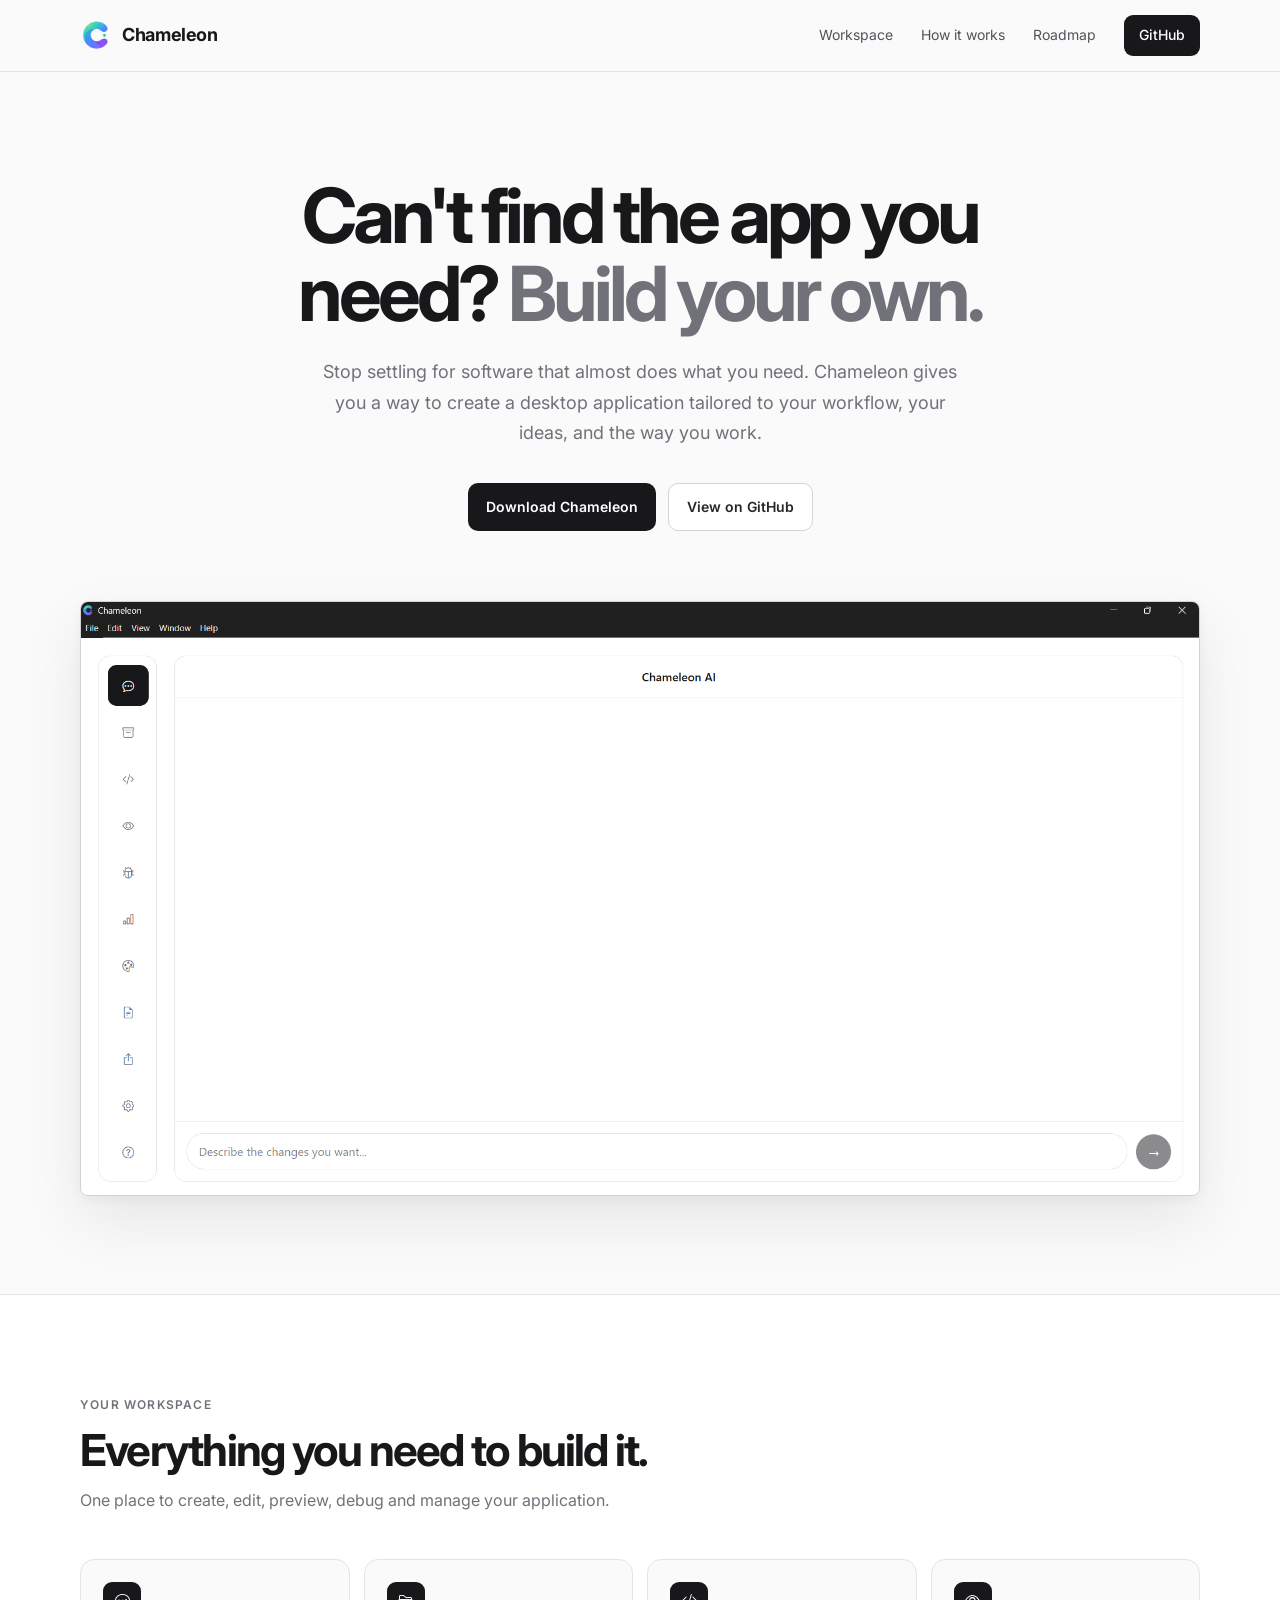
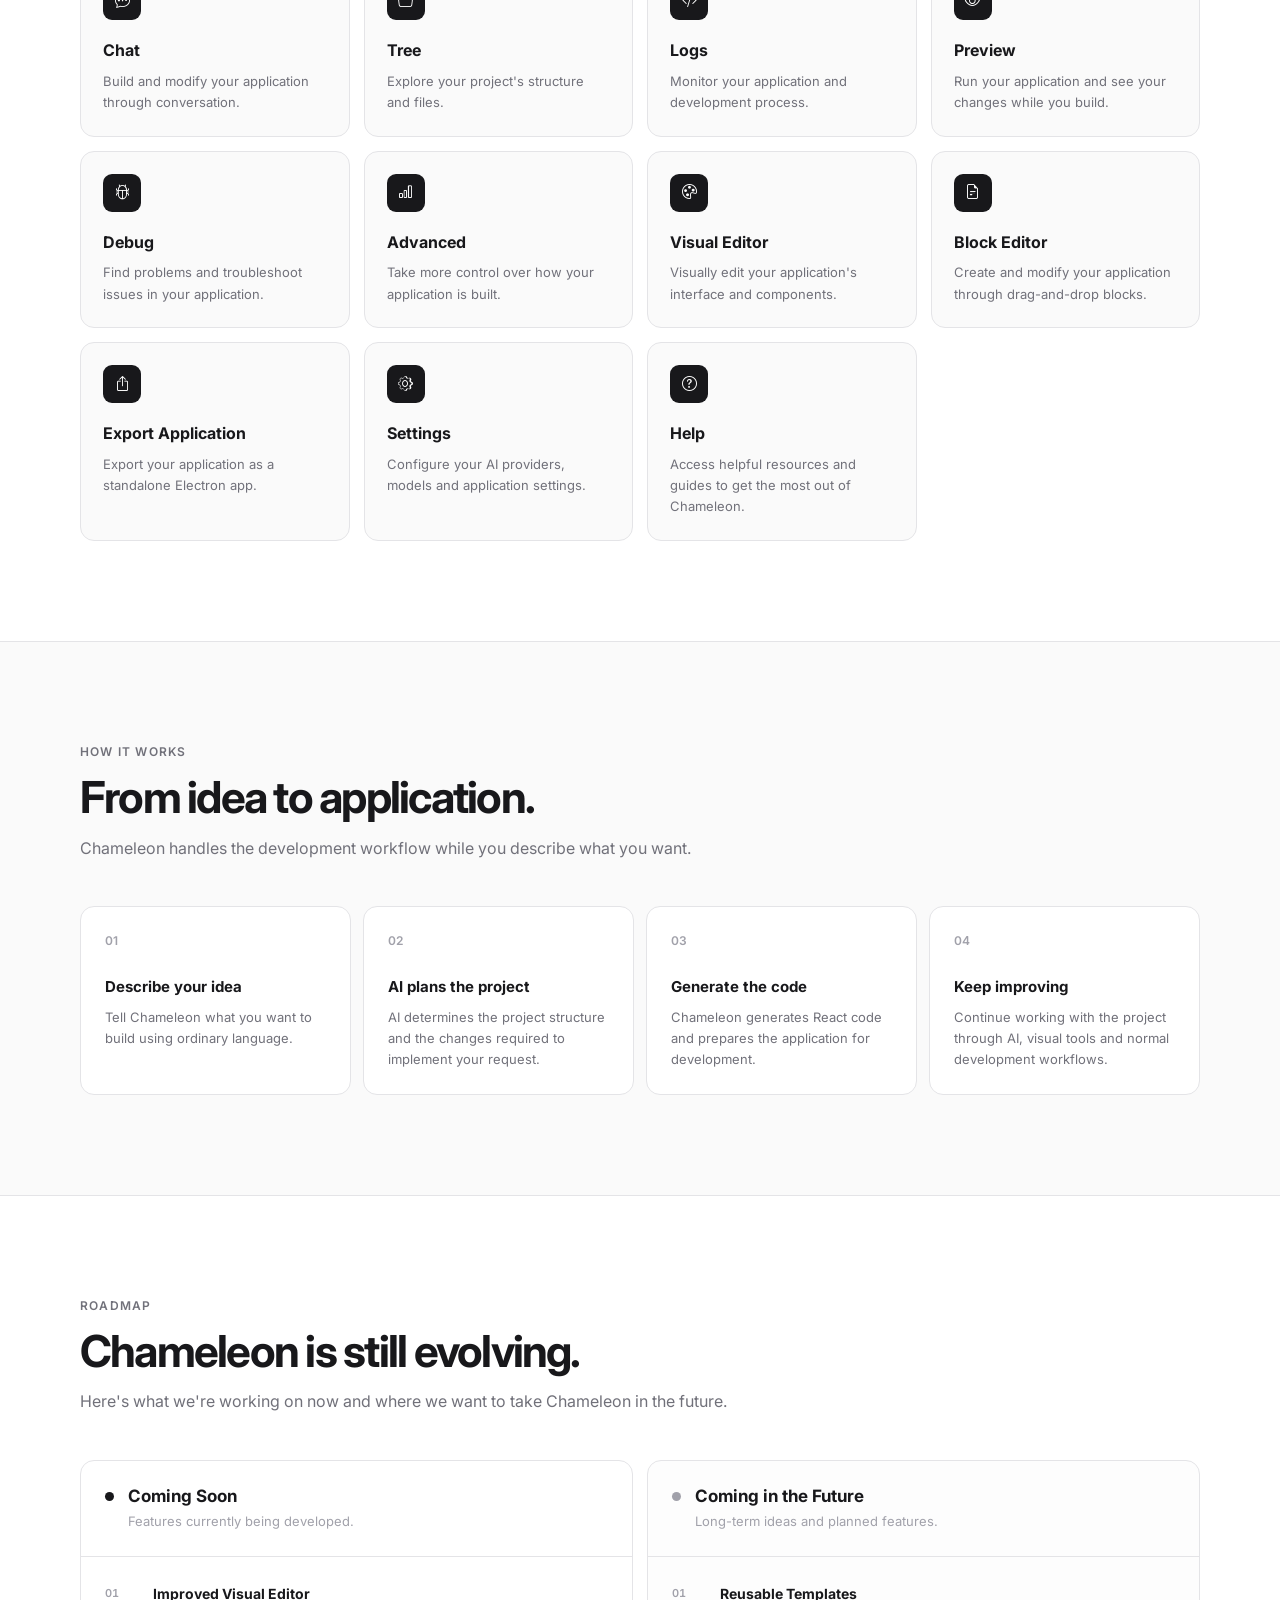
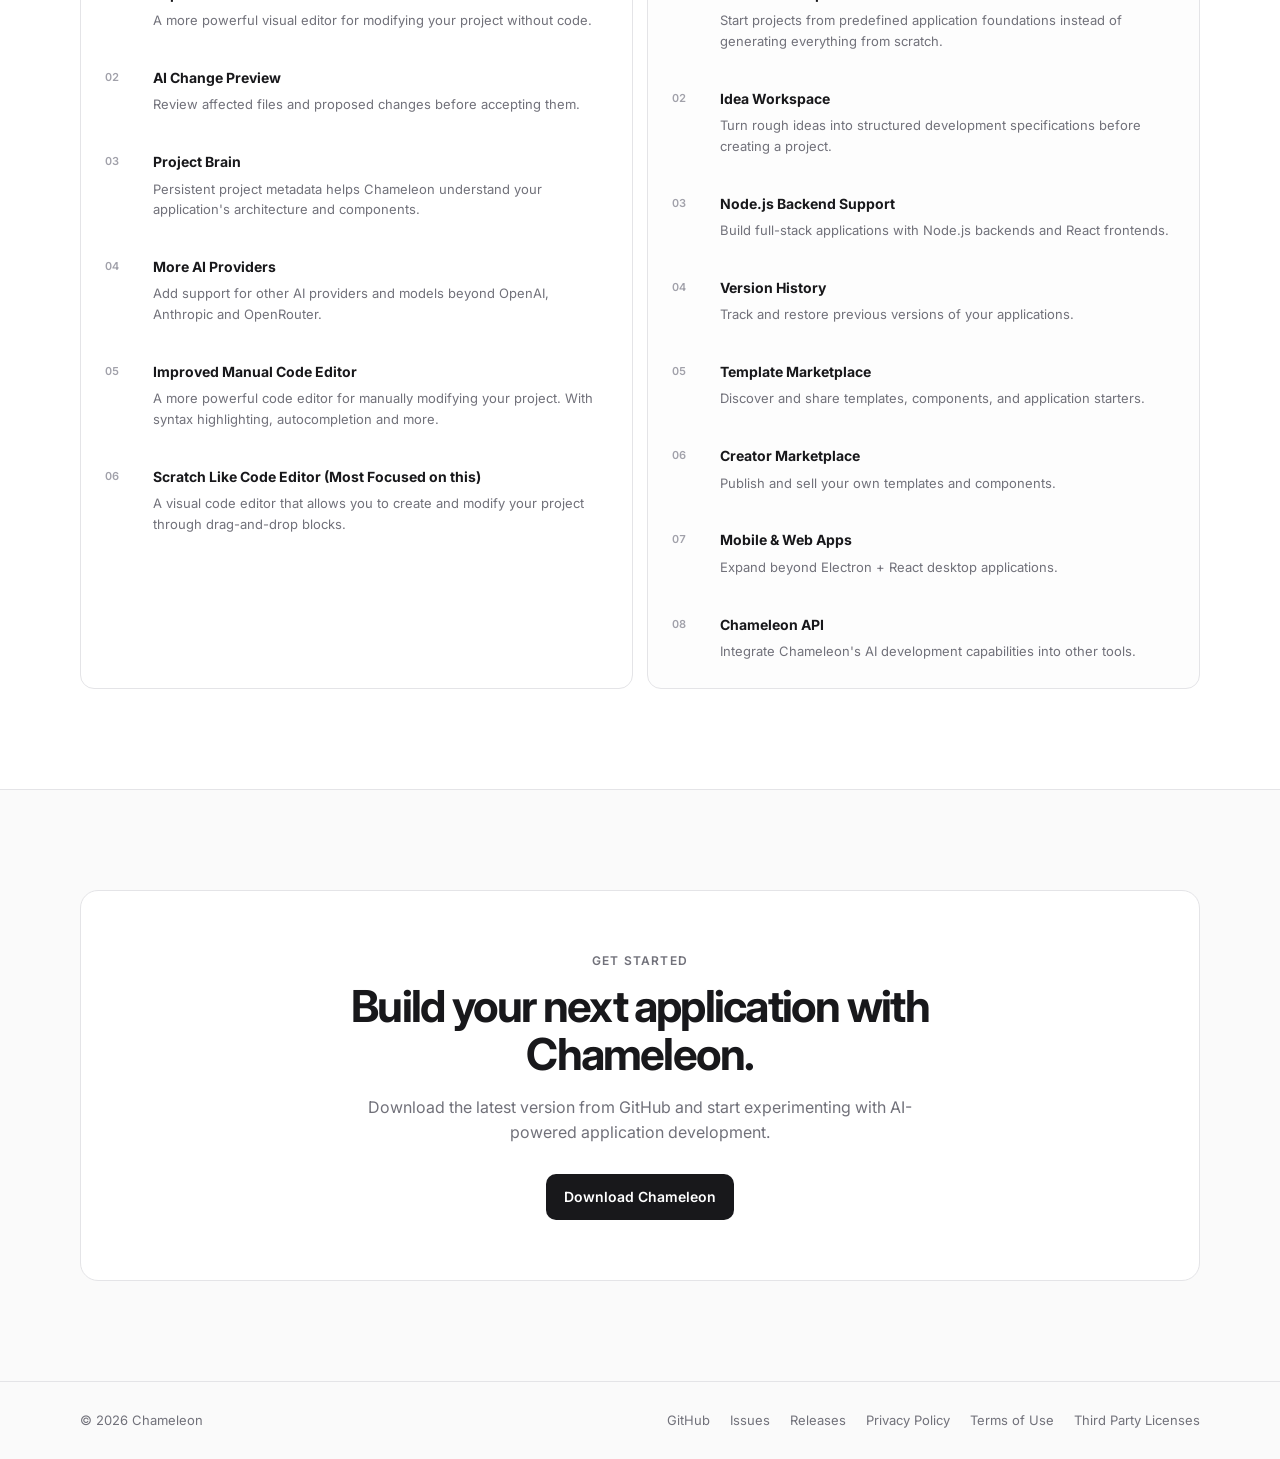
<file: index.html>
<!DOCTYPE html>

<html lang="en">

<head>
    <meta charset="UTF-8">
    <meta name="viewport" content="width=device-width, initial-scale=1.0">

    <title>Chameleon — Build Apps With AI</title>

    <meta name="description"
        content="Chameleon is an AI-powered desktop development environment for creating and modifying React applications through natural language.">

    <meta keywords="Chameleon, AI, React, Desktop Development, Application Development, Natural Language Processing, Electron, Visual Editor, Code Editor, Project Management">
    <link rel="icon" type="image/png" href="chameleon_logo.png">    

    <link rel="preconnect" href="https://fonts.googleapis.com">
    <link rel="preconnect" href="https://fonts.gstatic.com" crossorigin>
    <link href="https://fonts.googleapis.com/css2?family=Inter:wght@400;500;600;700&display=swap" rel="stylesheet">
    <link rel="stylesheet"
    href="https://cdn.jsdelivr.net/npm/bootstrap-icons@1.11.3/font/bootstrap-icons.min.css">

    <style>
        * {
            box-sizing: border-box;
            margin: 0;
            padding: 0;
        }

        html {
            scroll-behavior: smooth;
        }

        body {
            font-family: "Inter", sans-serif;
            color: #18181b;
            background: #fafafa;
            line-height: 1.6;
        }

        a {
            color: inherit;
            text-decoration: none;
        }

        .container {
            width: min(1120px, calc(100% - 40px));
            margin: 0 auto;
        }

        /* NAV */

        nav {
            height: 72px;
            display: flex;
            align-items: center;
            justify-content: space-between;
            border-bottom: 1px solid #e4e4e7;
            background: rgba(250, 250, 250, 0.9);
            backdrop-filter: blur(12px);
            position: sticky;
            top: 0;
            z-index: 100;
        }

        .nav-inner {
            width: min(1120px, calc(100% - 40px));
            margin: 0 auto;
            display: flex;
            align-items: center;
            justify-content: space-between;
        }

        .brand {
            display: flex;
            align-items: center;
            gap: 10px;
            font-weight: 700;
            font-size: 18px;
            letter-spacing: -0.02em;
        }

        .logo {
            width: 32px;
            height: 32px;
            border-radius: 9px;
            color: white;
            display: grid;
            place-items: center;
            font-size: 16px;
            font-weight: 700;
        }

        .nav-links {
            display: flex;
            align-items: center;
            gap: 28px;
            font-size: 14px;
            color: #52525b;
        }

        .nav-links a:hover {
            color: #18181b;
        }

        .nav-button {
            padding: 9px 15px;
            border-radius: 9px;
            background: #18181b;
            color: white !important;
            font-weight: 500;
        }

        .nav-button:hover {
            background: #27272a;
        }

        /* HERO */

        .hero {
            padding: 105px 0 90px;
            text-align: center;
        }

        h1 {
            max-width: 850px;
            margin: 0 auto;
            font-size: clamp(42px, 7vw, 76px);
            line-height: 1.02;
            letter-spacing: -0.055em;
            font-weight: 700;
        }

        .hero h1 span {
            color: #71717a;
        }

        .hero-description {
            max-width: 650px;
            margin: 25px auto 0;
            color: #71717a;
            font-size: 18px;
            line-height: 1.7;
        }

        .hero-buttons {
            display: flex;
            justify-content: center;
            gap: 12px;
            margin-top: 34px;
            flex-wrap: wrap;
        }

        .button {
            display: inline-flex;
            align-items: center;
            justify-content: center;
            gap: 8px;
            padding: 12px 18px;
            border-radius: 10px;
            font-size: 14px;
            font-weight: 600;
            transition: 0.15s ease;
        }

        .button-primary {
            background: #18181b;
            color: white;
        }

        .button-primary:hover {
            background: #27272a;
            transform: translateY(-1px);
        }

        .button-secondary {
            background: white;
            border: 1px solid #d4d4d8;
            color: #27272a;
        }

        .button-secondary:hover {
            background: #f4f4f5;
        }

        /* APP PREVIEW */

        .app-preview {
            border: 1px solid #d4d4d8;
            border-radius: 8px;
            margin-top: 70px;
            width: 100%;
            background: white;
            overflow: hidden;
            box-shadow:
                0 25px 60px rgba(0, 0, 0, 0.08),
                0 4px 12px rgba(0, 0, 0, 0.04);
            text-align: left;
        }

        /* SECTION */

        section {
            padding: 100px 0;
        }

        .section-header {
            max-width: 650px;
            margin-bottom: 45px;
        }

        .eyebrow {
            font-size: 12px;
            text-transform: uppercase;
            letter-spacing: 0.1em;
            color: #71717a;
            font-weight: 600;
            margin-bottom: 12px;
        }

        h2 {
            font-size: clamp(30px, 5vw, 44px);
            letter-spacing: -0.04em;
            line-height: 1.1;
        }

        .section-description {
            color: #71717a;
            margin-top: 14px;
            font-size: 16px;
        }


        /* WORKSPACE */

.workspace {
    background: white;
    border-top: 1px solid #e4e4e7;
    border-bottom: 1px solid #e4e4e7;
}

.workspace-grid {
    display: grid;
    grid-template-columns: repeat(4, 1fr);
    gap: 14px;
}

.workspace-card {
    border: 1px solid #e4e4e7;
    border-radius: 14px;
    padding: 22px;
    background: #fafafa;
    transition: 0.15s ease;
}

.workspace-card:hover {
    background: white;
    border-color: #d4d4d8;
    transform: translateY(-2px);
}

.workspace-icon {
    width: 38px;
    height: 38px;
    border-radius: 9px;
    background: #18181b;
    color: white;
    display: grid;
    place-items: center;
    font-size: 15px;
    margin-bottom: 18px;
}

.workspace-card h3 {
    font-size: 16px;
    margin-bottom: 7px;
}

.workspace-card p {
    color: #71717a;
    font-size: 13px;
    line-height: 1.65;
}

        /* HOW IT WORKS */

        .steps {
            display: grid;
            grid-template-columns: repeat(4, 1fr);
            gap: 12px;
        }

        .step {
            padding: 24px;
            border: 1px solid #e4e4e7;
            border-radius: 14px;
            background: white;
        }

        .step-number {
            color: #a1a1aa;
            font-size: 12px;
            font-weight: 600;
            margin-bottom: 25px;
        }

        .step h3 {
            font-size: 15px;
            margin-bottom: 8px;
        }

        .step p {
            font-size: 13px;
            color: #71717a;
        }

        /* PRINCIPLE */

        .principle {
            background: #18181b;
            color: white;
        }

        .principle-inner {
            max-width: 850px;
        }

        .principle .eyebrow {
            color: #a1a1aa;
        }

        .principle h2 {
            font-size: clamp(32px, 5vw, 52px);
        }

        .principle p {
            margin-top: 22px;
            max-width: 680px;
            color: #a1a1aa;
            font-size: 16px;
            line-height: 1.8;
        }

        /* DOWNLOAD */

        .download {
            text-align: center;
        }

        .download-box {
            border: 1px solid #e4e4e7;
            border-radius: 18px;
            background: white;
            padding: 60px 30px;
        }

        .download h2 {
            max-width: 650px;
            margin: 0 auto;
        }

        .download p {
            max-width: 550px;
            margin: 16px auto 28px;
            color: #71717a;
        }

        .github-note {
            margin-top: 15px;
            font-size: 12px;
            color: #a1a1aa;
        }

        /* FOOTER */

        footer {
            border-top: 1px solid #e4e4e7;
            padding: 28px 0;
            color: #71717a;
            font-size: 13px;
        }

        .footer-inner {
            display: flex;
            justify-content: space-between;
            align-items: center;
            gap: 20px;
        }

        .footer-links {
            display: flex;
            gap: 20px;
        }

        .footer-links a:hover {
            color: #18181b;
        }

        /* ROADMAP */

        .roadmap {
            background: white;
    border-top: 1px solid #e4e4e7;
    border-bottom: 1px solid #e4e4e7;
        }

        .roadmap-grid {
            display: grid;
            grid-template-columns: repeat(2, 1fr);
            gap: 14px;
        }

        .roadmap-column {
            border: 1px solid #e4e4e7;
            border-radius: 14px;
            background: white;
            overflow: hidden;
        }

        .roadmap-column.future {
            background: #fdfdfd;
        }

        .roadmap-heading {
            display: flex;
            align-items: flex-start;
            gap: 14px;
            padding: 24px;
            border-bottom: 1px solid #e4e4e7;
        }

        .roadmap-status {
            width: 9px;
            height: 9px;
            margin-top: 7px;
            flex-shrink: 0;
            border-radius: 50%;
            background: #a1a1aa;
        }

        .roadmap-status.active {
            background: #18181b;
        }

        .roadmap-heading h3 {
            font-size: 17px;
            line-height: 1.3;
            margin-bottom: 4px;
        }

        .roadmap-heading p {
            color: #a1a1aa;
            font-size: 13px;
        }

        .roadmap-list {
            padding: 8px;
        }

        .roadmap-item {
            display: grid;
            grid-template-columns: 34px 1fr;
            gap: 14px;
            padding: 18px 16px;
            border-radius: 9px;
            transition: background 0.15s ease;
        }

        .roadmap-item:hover {
            background: #f4f4f5;
        }

        .roadmap-number {
            color: #a1a1aa;
            font-size: 11px;
            font-weight: 600;
            padding-top: 2px;
            font-variant-numeric: tabular-nums;
        }

        .roadmap-item h4 {
            font-size: 14px;
            margin-bottom: 5px;
        }

        .roadmap-item p {
            color: #71717a;
            font-size: 13px;
            line-height: 1.6;
        }


        /* ROADMAP RESPONSIVE */

        @media (max-width: 800px) {

            .roadmap-grid {
                grid-template-columns: 1fr;
            }

        }

        @media (max-width: 550px) {

            .roadmap-heading {
                padding: 20px;
            }

            .roadmap-item {
                padding: 16px 12px;
            }

        }

        /* RESPONSIVE */

        @media (max-width: 800px) {
            .nav-links a:not(.nav-button) {
                display: none;
            }

            .mock-app {
                grid-template-columns: 130px 1fr;
            }

            .mock-grid {
                grid-template-columns: 1fr;
            }

            .feature-grid {
                grid-template-columns: 1fr;
            }

            .steps {
                grid-template-columns: 1fr 1fr;
            }
        }

        @media (max-width: 550px) {
            .hero {
                padding-top: 75px;
            }

            .hero-description {
                font-size: 16px;
            }

            .mock-sidebar {
                display: none;
            }

            .mock-app {
                grid-template-columns: 1fr;
            }

            .steps {
                grid-template-columns: 1fr;
            }

            .footer-inner {
                flex-direction: column;
                align-items: flex-start;
            }
        }

        @media (max-width: 900px) {
    .workspace-grid {
        grid-template-columns: repeat(2, 1fr);
    }
}

@media (max-width: 550px) {
    .workspace-grid {
        grid-template-columns: 1fr;
    }
}
    </style>

</head>

<body>

    <!-- NAVIGATION -->

    <nav>
        <div class="nav-inner">

            <a href="#" class="brand">
                <img src="chameleon_logo.png" alt="Chameleon Logo" class="logo">
                Chameleon
            </a>

            <div class="nav-links">
                <a href="#workspace">Workspace</a>
                <a href="#how-it-works">How it works</a>
                <a href="#roadmap">Roadmap</a>
                <a href="https://github.com/MrJaki/chameleon-website" target="_blank" class="nav-button">
                    GitHub
                </a>
            </div>

        </div>
    </nav>


    <!-- HERO -->

    <main>

        <section class="hero">

            <div class="container">

                <h1> Can't find the app you need? <span>Build your own.</span> </h1>

                <p class="hero-description"> Stop settling for software that almost does what you need. Chameleon gives you a way to create a desktop application tailored to your workflow, your ideas, and the way you work. </p>

                <div class="hero-buttons">

                    <a href="https://github.com/MrJaki/chameleon-website/releases/latest" target="_blank"
                        class="button button-primary">
                        Download Chameleon
                    </a>

                    <a href="https://github.com/MrJaki/chameleon-website" target="_blank"
                        class="button button-secondary">
                        View on GitHub
                    </a>

                </div>
                <!-- APP PREVIEW -->

                <img src="preview02.png" alt="Chameleon App Preview" class="app-preview">

            </div>

        </section>


        <!-- FEATURES -->

        <!-- WORKSPACE -->

<section id="workspace" class="workspace">

    <div class="container">

        <div class="section-header">

            <div class="eyebrow">
                Your workspace
            </div>

            <h2>
                Everything you need to build it.
            </h2>

            <p class="section-description">
                One place to create, edit, preview, debug and manage
                your application.
            </p>

        </div>


        <div class="workspace-grid">


            <div class="workspace-card">

                <div class="workspace-icon">
                    <i class="bi bi-chat-dots"></i>
                </div>

                <h3>
                    Chat
                </h3>

                <p>
                    Build and modify your application through conversation.
                </p>

            </div>


            <div class="workspace-card">

                <div class="workspace-icon">
                    <i class="bi bi-folder2-open"></i>
                </div>

                <h3>
                    Tree
                </h3>

                <p>
                    Explore your project's structure and files.
                </p>

            </div>

            <div class="workspace-card">

                <div class="workspace-icon">
                    <i class="bi bi-code-slash"></i>
                </div>

                <h3>
                    Logs
                </h3>

                <p>
                    Monitor your application and development process.
                </p>

            </div>


            <div class="workspace-card">

                <div class="workspace-icon">
                    <i class="bi bi-eye"></i>
                </div>

                <h3>
                    Preview
                </h3>

                <p>
                    Run your application and see your changes while you build.
                </p>

            </div>
                
            <div class="workspace-card">

                <div class="workspace-icon">
                    <i class="bi bi-bug"></i>
                </div>

                <h3>
                    Debug
                </h3>

                <p>
                    Find problems and troubleshoot issues in your application.
                </p>

            </div>
            
            <div class="workspace-card">

                <div class="workspace-icon">
                    <i class="bi bi-bar-chart"></i>
                </div>

                <h3>
                    Advanced
                </h3>

                <p>
                    Take more control over how your application is built.
                </p>

            </div>

            <div class="workspace-card">

                <div class="workspace-icon">
                    <i class="bi bi-palette"></i>
                </div>

                <h3>
                    Visual Editor
                </h3>

                <p>
                    Visually edit your application's interface and components.
                </p>

            </div>


            <div class="workspace-card">

                <div class="workspace-icon">
                    <i class="bi bi-file-earmark-text"></i>
                </div>

                <h3>
                    Block Editor
                </h3>

                <p>
                    Create and modify your application through drag-and-drop blocks.
                </p>

            </div>

            <div class="workspace-card">

                <div class="workspace-icon">
                    <i class="bi bi-box-arrow-up"></i>
                </div>

                <h3>
                    Export Application
                </h3>

                <p>
                    Export your application as a standalone Electron app.
                </p>

            </div>


            <div class="workspace-card">

                <div class="workspace-icon">
                    <i class="bi bi-gear"></i>
                </div>

                <h3>
                    Settings
                </h3>

                <p>
                    Configure your AI providers, models and application settings.
                </p>

            </div>

            <div class="workspace-card">

                <div class="workspace-icon">
                    <i class="bi bi-question-circle"></i>
                </div>

                <h3>
                    Help
                </h3>

                <p>
                    Access helpful resources and guides to get the most out of Chameleon.
                </p>

            </div>


        </div>

    </div>

</section>


        <!-- HOW IT WORKS -->

        <section id="how-it-works">

            <div class="container">

                <div class="section-header">

                    <div class="eyebrow">
                        How it works
                    </div>

                    <h2>
                        From idea to application.
                    </h2>

                    <p class="section-description">
                        Chameleon handles the development workflow while you
                        describe what you want.
                    </p>

                </div>


                <div class="steps">

                    <div class="step">

                        <div class="step-number">
                            01
                        </div>

                        <h3>
                            Describe your idea
                        </h3>

                        <p>
                            Tell Chameleon what you want to build using
                            ordinary language.
                        </p>

                    </div>


                    <div class="step">

                        <div class="step-number">
                            02
                        </div>

                        <h3>
                            AI plans the project
                        </h3>

                        <p>
                            AI determines the project structure and the
                            changes required to implement your request.
                        </p>

                    </div>


                    <div class="step">

                        <div class="step-number">
                            03
                        </div>

                        <h3>
                            Generate the code
                        </h3>

                        <p>
                            Chameleon generates React code and prepares the
                            application for development.
                        </p>

                    </div>


                    <div class="step">

                        <div class="step-number">
                            04
                        </div>

                        <h3>
                            Keep improving
                        </h3>

                        <p>
                            Continue working with the project through AI,
                            visual tools and normal development workflows.
                        </p>

                    </div>

                </div>

            </div>

        </section>

        <!-- ROADMAP -->

        <section id="roadmap" class="roadmap">

            <div class="container">

                <div class="section-header">

                    <div class="eyebrow">
                        Roadmap
                    </div>

                    <h2>
                        Chameleon is still evolving.
                    </h2>

                    <p class="section-description">
                        Here's what we're working on now and where we want
                        to take Chameleon in the future.
                    </p>

                </div>


                <div class="roadmap-grid">


                    <!-- COMING SOON -->

                    <div class="roadmap-column">

                        <div class="roadmap-heading">

                            <div class="roadmap-status active"></div>

                            <div>
                                <h3>
                                    Coming Soon
                                </h3>

                                <p>
                                    Features currently being developed.
                                </p>
                            </div>

                        </div>


                        <div class="roadmap-list">


                            <div class="roadmap-item">

                                <div class="roadmap-number">
                                    01
                                </div>

                                <div>
                                    <h4>
                                        Improved Visual Editor
                                    </h4>

                                    <p>
                                        A more powerful visual editor for
                                        modifying your project without code.
                                    </p>
                                </div>

                            </div>


                            <div class="roadmap-item">

                                <div class="roadmap-number">
                                    02
                                </div>

                                <div>
                                    <h4>
                                        AI Change Preview
                                    </h4>

                                    <p>
                                        Review affected files and proposed
                                        changes before accepting them.
                                    </p>
                                </div>

                            </div>


                            <div class="roadmap-item">

                                <div class="roadmap-number">
                                    03
                                </div>

                                <div>
                                    <h4>
                                        Project Brain
                                    </h4>

                                    <p>
                                        Persistent project metadata helps
                                        Chameleon understand your application's
                                        architecture and components.
                                    </p>
                                </div>

                            </div>


                            <div class="roadmap-item">

                                <div class="roadmap-number">
                                    04
                                </div>

                                <div>
                                    <h4>
                                        More  AI Providers
                                    </h4>

                                    <p>
                                        Add support for other AI providers and models beyond OpenAI, Anthropic and OpenRouter.
                                    </p>
                                </div>

                            </div>


                            <div class="roadmap-item">

                                <div class="roadmap-number">
                                    05
                                </div>

                                <div>
                                    <h4>
                                        Improved Manual Code Editor
                                    </h4>

                                    <p>
                                        A more powerful code editor for manually
                                        modifying your project. With syntax highlighting, autocompletion and more.
                                    </p>
                                </div>

                            </div>

                            <div class="roadmap-item">

                                <div class="roadmap-number">
                                    06
                                </div>

                                <div>
                                    <h4>
                                        Scratch Like Code Editor (Most Focused on this)
                                    </h4>

                                    <p>
                                        A visual code editor that allows you to
                                        create and modify your project through
                                        drag-and-drop blocks.
                                    </p>
                                </div>

                            </div>

                        </div>

                    </div>


                    <!-- FUTURE -->

                    <div class="roadmap-column future">

                        <div class="roadmap-heading">

                            <div class="roadmap-status"></div>

                            <div>
                                <h3>
                                    Coming in the Future
                                </h3>

                                <p>
                                    Long-term ideas and planned features.
                                </p>
                            </div>

                        </div>


                        <div class="roadmap-list">

                            <div class="roadmap-item">

                                <div class="roadmap-number">
                                    01
                                </div>

                                <div>
                                    <h4>
                                        Reusable Templates
                                    </h4>

                                    <p>
                                        Start projects from predefined application
                                        foundations instead of generating everything
                                        from scratch.
                                    </p>
                                </div>

                            </div>


                            <div class="roadmap-item">

                                <div class="roadmap-number">
                                    02
                                </div>

                                <div>
                                    <h4>
                                        Idea Workspace
                                    </h4>

                                    <p>
                                        Turn rough ideas into structured development
                                        specifications before creating a project.
                                    </p>
                                </div>

                            </div>

                            <div class="roadmap-item">

                                <div class="roadmap-number">
                                    03
                                </div>

                                <div>
                                    <h4>
                                        Node.js Backend Support 
                                    </h4>

                                    <p>
                                        Build full-stack applications with Node.js
                                        backends and React frontends.
                                    </p>
                                </div>

                            </div>


                            <div class="roadmap-item">

                                <div class="roadmap-number">
                                    04
                                </div>

                                <div>
                                    <h4>
                                        Version History
                                    </h4>

                                    <p>
                                        Track and restore previous versions
                                        of your applications.
                                    </p>
                                </div>

                            </div>


                            <div class="roadmap-item">

                                <div class="roadmap-number">
                                    05
                                </div>

                                <div>
                                    <h4>
                                        Template Marketplace
                                    </h4>

                                    <p>
                                        Discover and share templates, components,
                                        and application starters.
                                    </p>
                                </div>

                            </div>


                            <div class="roadmap-item">

                                <div class="roadmap-number">
                                    06
                                </div>

                                <div>
                                    <h4>
                                        Creator Marketplace
                                    </h4>

                                    <p>
                                        Publish and sell your own templates
                                        and components.
                                    </p>
                                </div>

                            </div>


                            <div class="roadmap-item">

                                <div class="roadmap-number">
                                    07
                                </div>

                                <div>
                                    <h4>
                                        Mobile &amp; Web Apps
                                    </h4>

                                    <p>
                                        Expand beyond Electron + React
                                        desktop applications.
                                    </p>
                                </div>

                            </div>


                            <div class="roadmap-item">

                                <div class="roadmap-number">
                                    08
                                </div>

                                <div>
                                    <h4>
                                        Chameleon API
                                    </h4>

                                    <p>
                                        Integrate Chameleon's AI development
                                        capabilities into other tools.
                                    </p>
                                </div>

                            </div>

                        </div>

                    </div>

                </div>

            </div>

        </section>

        <!-- DOWNLOAD -->

        <section class="download">

            <div class="container">

                <div class="download-box">

                    <div class="eyebrow">
                        Get started
                    </div>

                    <h2>
                        Build your next application with Chameleon.
                    </h2>

                    <p>
                        Download the latest version from GitHub and start
                        experimenting with AI-powered application development.
                    </p>

                    <a href="https://github.com/MrJaki/chameleon-website/releases/latest" target="_blank"
                        class="button button-primary">
                        Download Chameleon
                    </a>

                </div>

            </div>

        </section>

    </main>


    <!-- FOOTER -->

    <footer>

        <div class="container">

            <div class="footer-inner">

                <div>
                    © 2026 Chameleon
                </div>

                <div class="footer-links">

                    <a href="https://github.com/MrJaki/chameleon-website" target="_blank">
                        GitHub
                    </a>

                    <a href="https://github.com/MrJaki/chameleon-website/issues" target="_blank">
                        Issues
                    </a>

                    <a href="https://github.com/MrJaki/chameleon-website/releases" target="_blank">
                        Releases
                    </a>

                    <a href="privacy-policy.html" target="_blank">
                        Privacy Policy
                    </a>    

                    <a href="terms-of-use.html" target="_blank">
                        Terms of Use
                    </a>

                    <a href="third-party-licenses.html" target="_blank">
                        Third Party Licenses
                    </a>    

                </div>

            </div>

        </div>

    </footer>
</body>

</html>
</file>
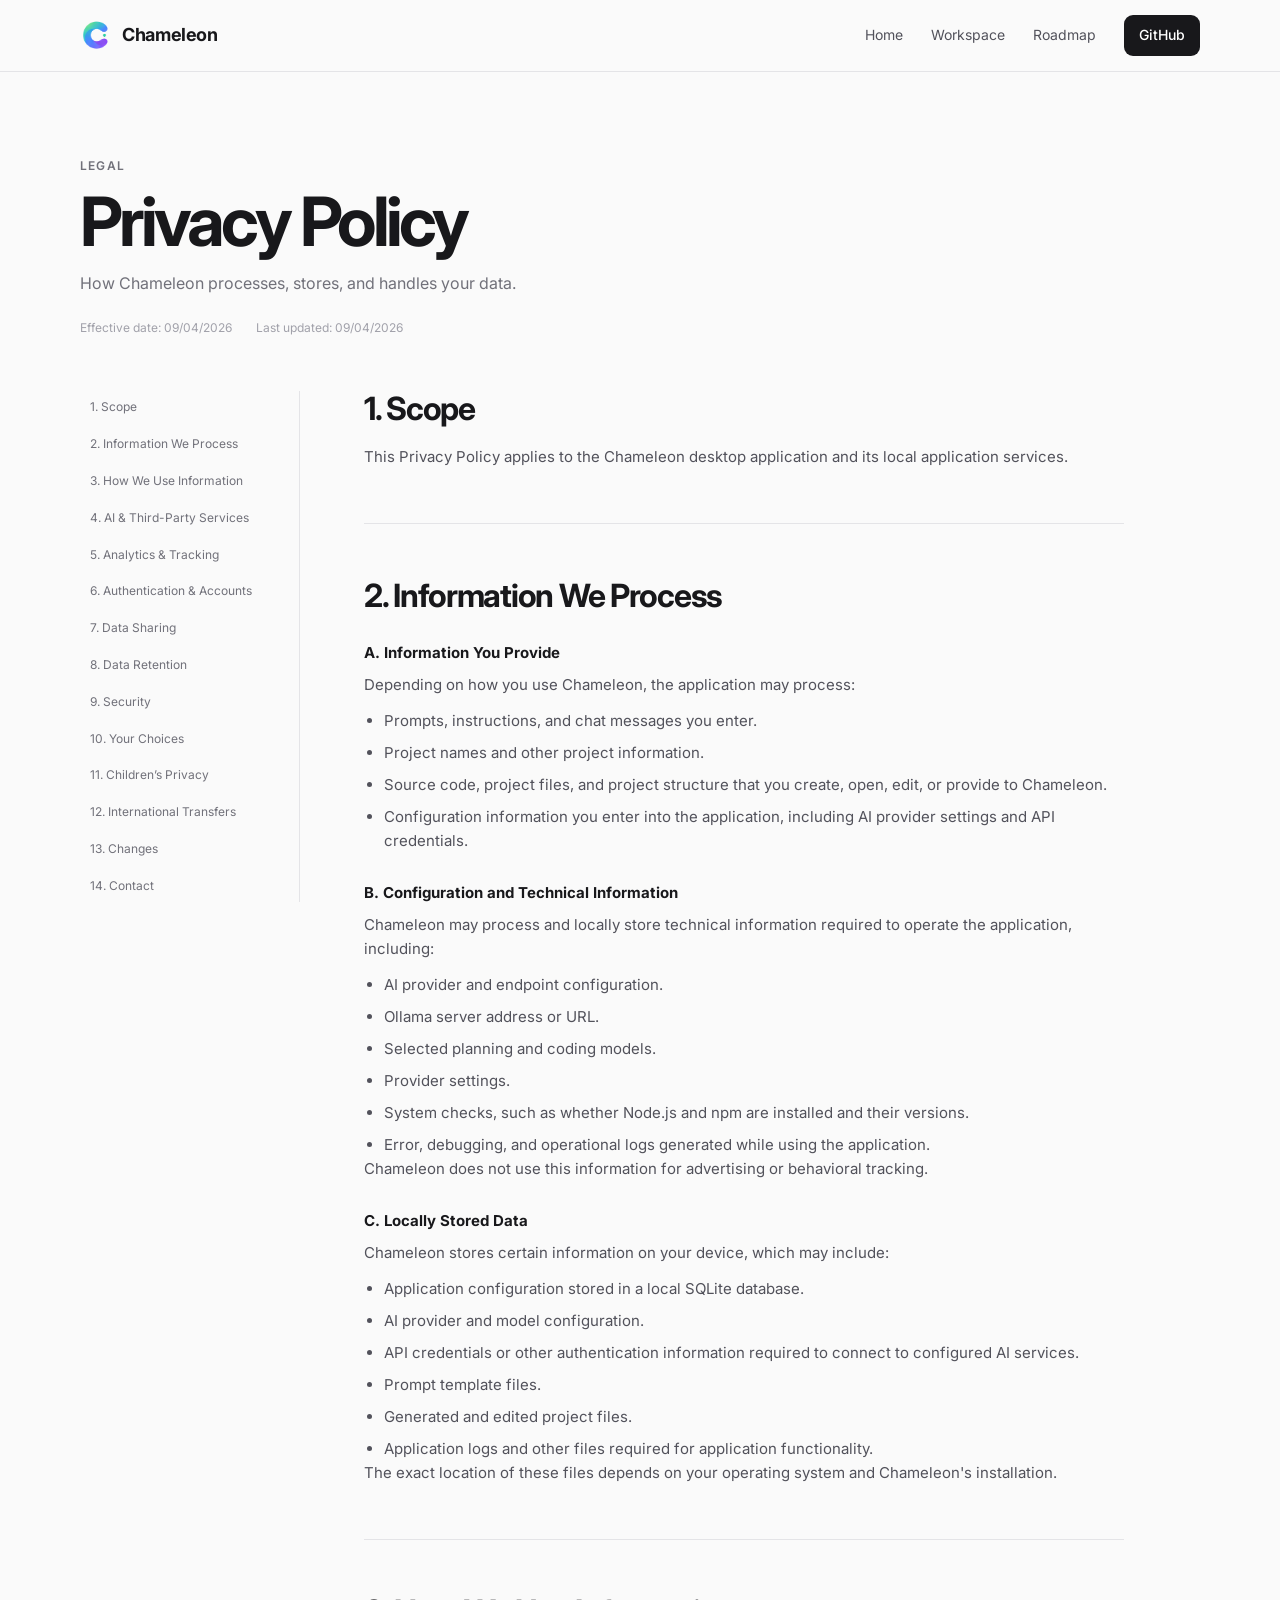
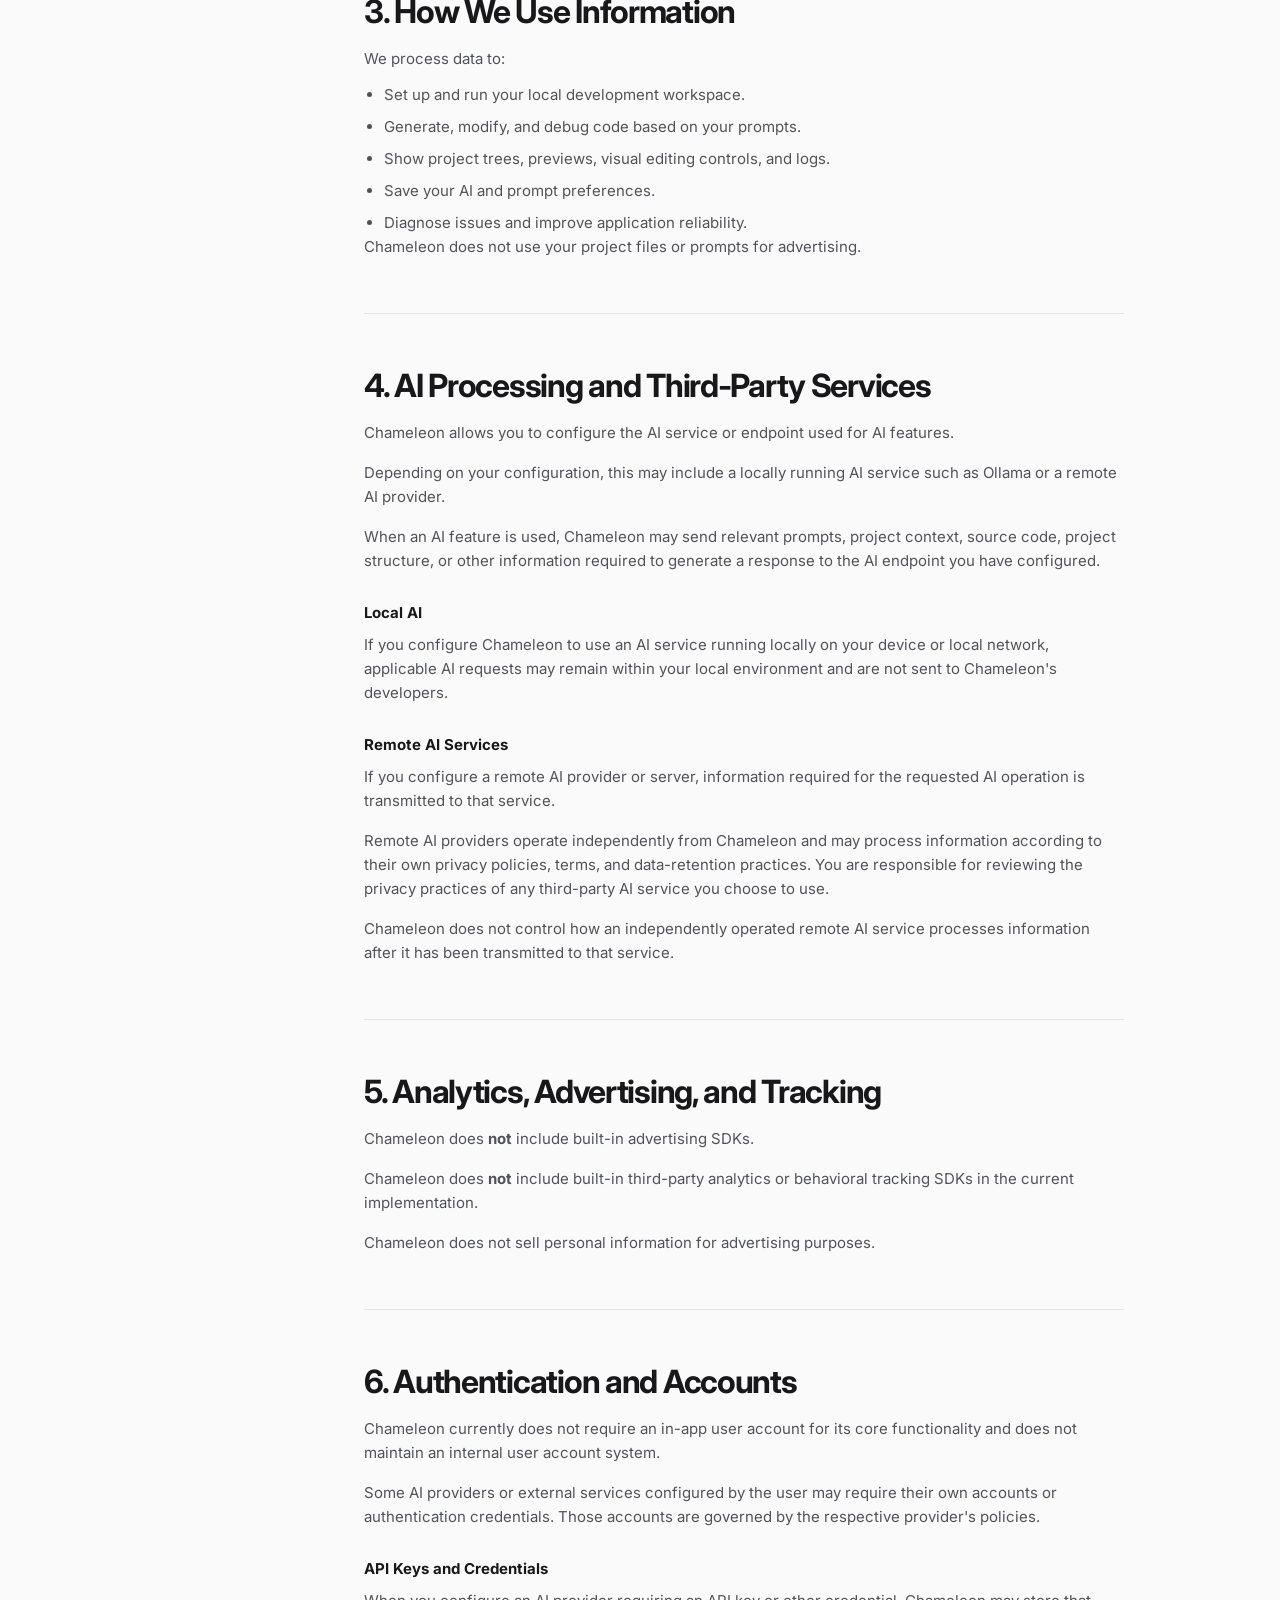
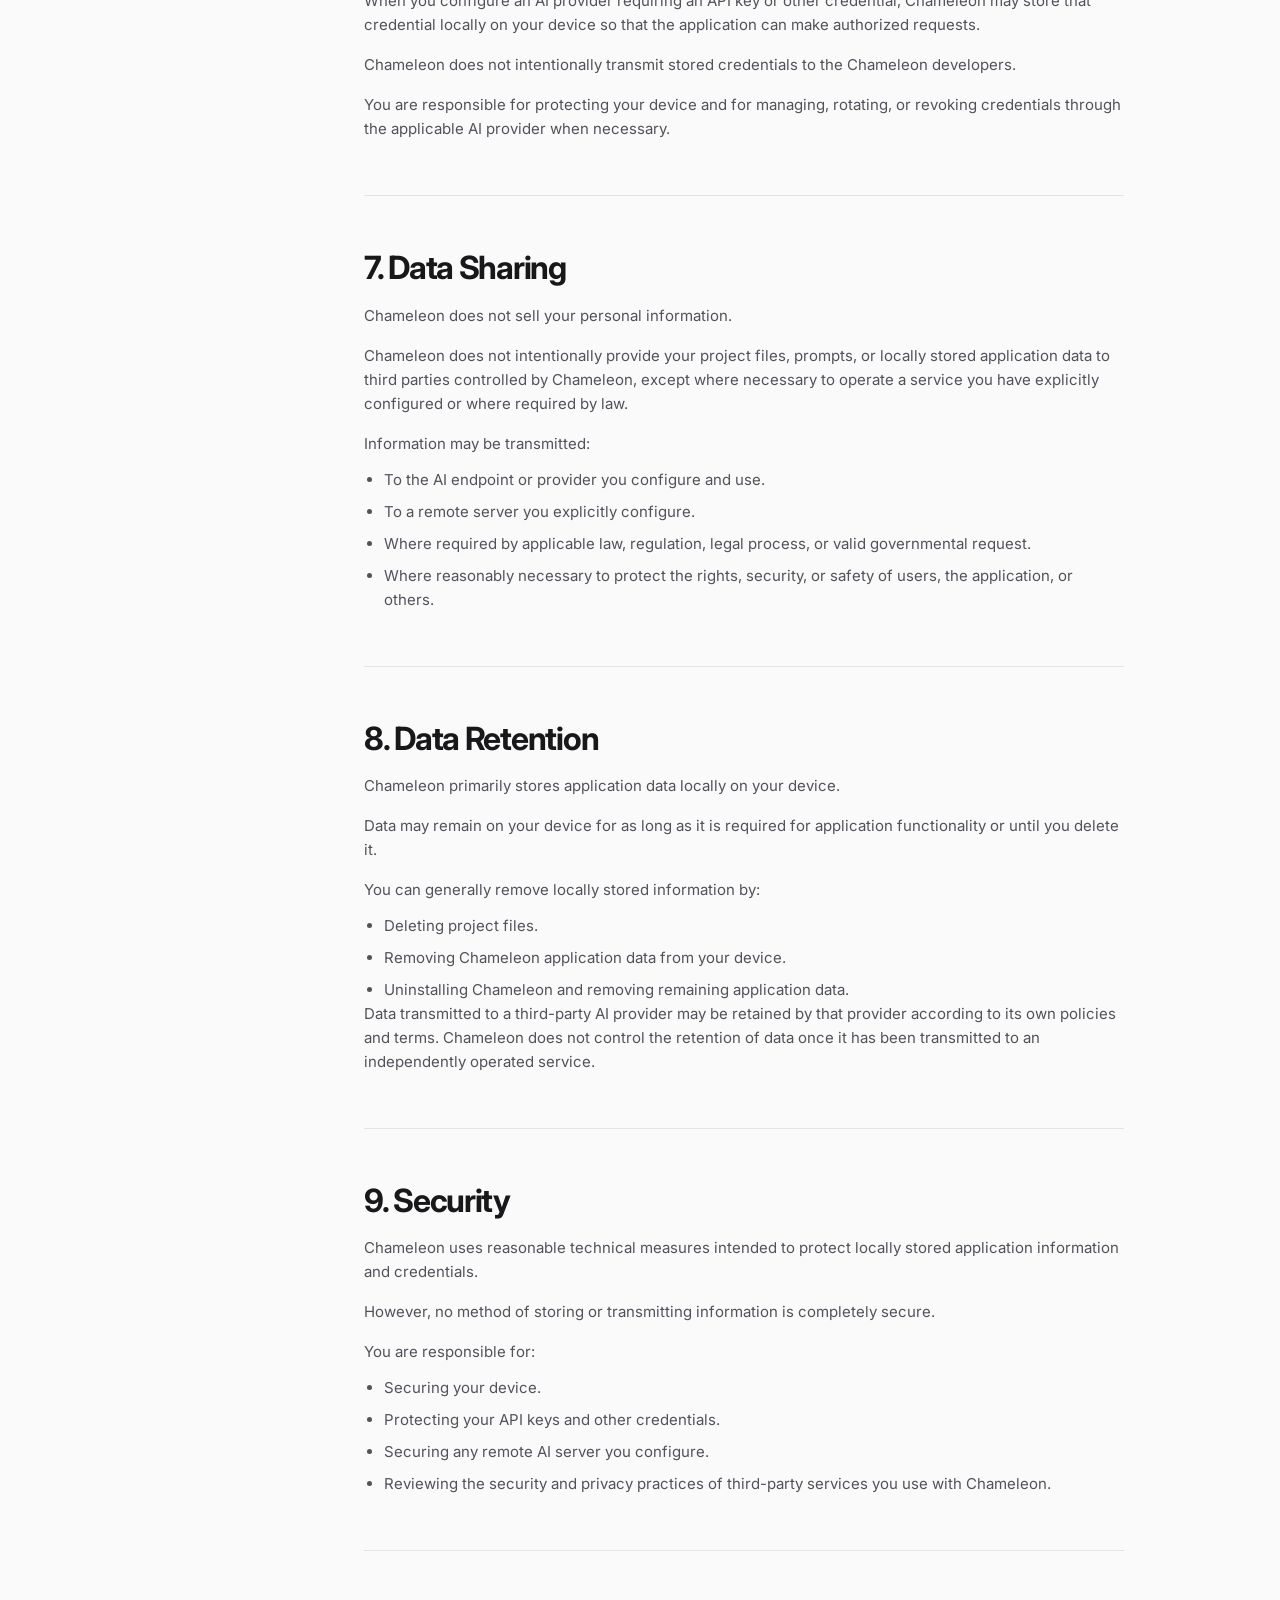
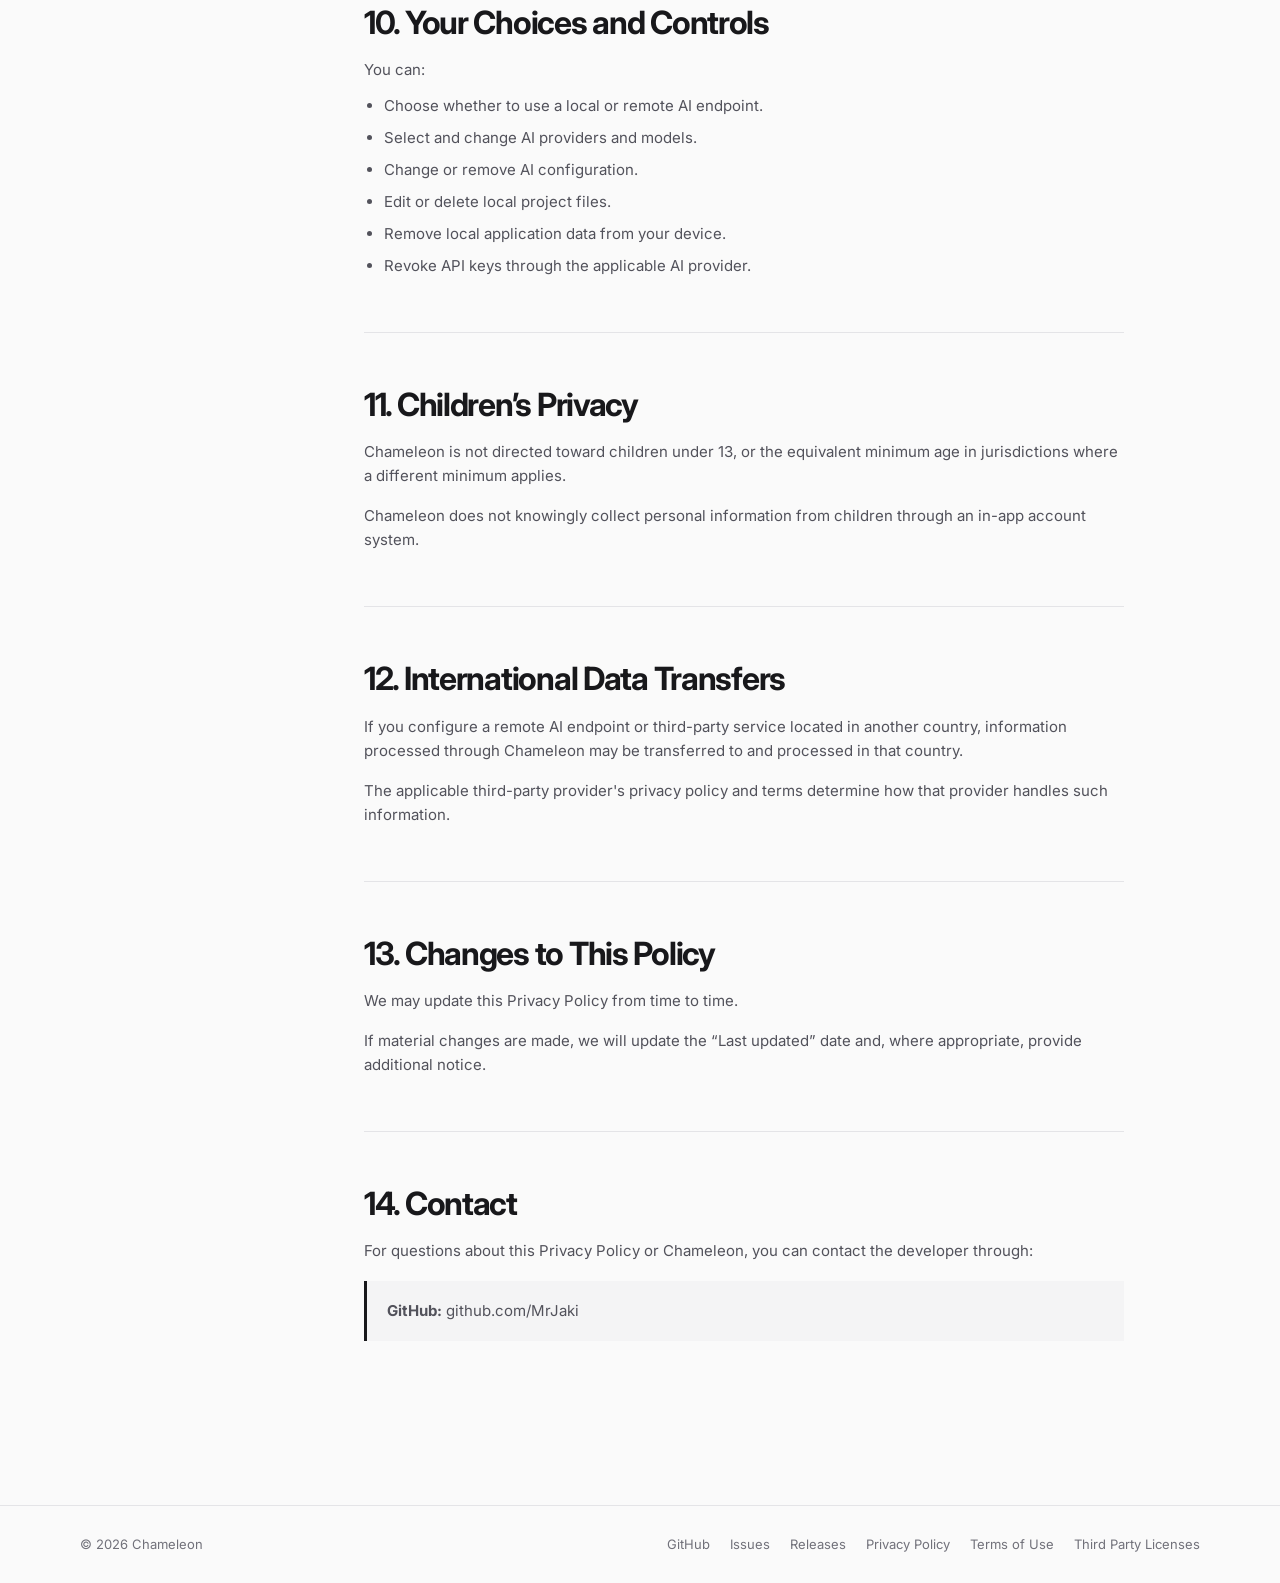
<file: privacy-policy.html>
<!DOCTYPE html>

<html lang="en">

<head>
    <meta charset="UTF-8">
    <meta name="viewport" content="width=device-width, initial-scale=1.0">

    <title>Chameleon — Privacy Policy</title>

    <meta name="description"
        content="Privacy Policy for Chameleon, an AI-assisted desktop application for app development.">

    <meta keywords="Chameleon, AI, React, Desktop Development, Application Development, Natural Language Processing, Electron, Visual Editor, Code Editor, Project Management">
    <link rel="icon" type="image/png" href="chameleon_logo.png"> 

    <link rel="preconnect" href="https://fonts.googleapis.com">
    <link rel="preconnect" href="https://fonts.gstatic.com" crossorigin>
    <link href="https://fonts.googleapis.com/css2?family=Inter:wght@400;500;600;700&display=swap" rel="stylesheet">
    <link rel="stylesheet" href="https://cdn.jsdelivr.net/npm/bootstrap-icons@1.11.3/font/bootstrap-icons.min.css">

    <style>
        * {
            box-sizing: border-box;
            margin: 0;
            padding: 0;
        }

        html {
            scroll-behavior: smooth;
        }

        body {
            font-family: "Inter", sans-serif;
            color: #18181b;
            background: #fafafa;
            line-height: 1.6;
        }

        a {
            color: inherit;
            text-decoration: none;
        }

        .container {
            width: min(1120px, calc(100% - 40px));
            margin: 0 auto;
        }

        /* NAV */

        nav {
            height: 72px;
            display: flex;
            align-items: center;
            justify-content: space-between;
            border-bottom: 1px solid #e4e4e7;
            background: rgba(250, 250, 250, 0.9);
            backdrop-filter: blur(12px);
            position: sticky;
            top: 0;
            z-index: 100;
        }

        .nav-inner {
            width: min(1120px, calc(100% - 40px));
            margin: 0 auto;
            display: flex;
            align-items: center;
            justify-content: space-between;
        }

        .brand {
            display: flex;
            align-items: center;
            gap: 10px;
            font-weight: 700;
            font-size: 18px;
            letter-spacing: -0.02em;
        }

        .logo {
            width: 32px;
            height: 32px;
            border-radius: 9px;
            color: white;
            display: grid;
            place-items: center;
            font-size: 16px;
            font-weight: 700;
        }

        .nav-links {
            display: flex;
            align-items: center;
            gap: 28px;
            font-size: 14px;
            color: #52525b;
        }

        .nav-links a:hover {
            color: #18181b;
        }

        .nav-button {
            padding: 9px 15px;
            border-radius: 9px;
            background: #18181b;
            color: white !important;
            font-weight: 500;
        }

        .nav-button:hover {
            background: #27272a;
        }

        /* HERO */

        .hero {
            padding: 105px 0 90px;
            text-align: center;
        }

        h1 {
            max-width: 850px;
            margin: 0 auto;
            font-size: clamp(42px, 7vw, 76px);
            line-height: 1.02;
            letter-spacing: -0.055em;
            font-weight: 700;
        }

        .hero h1 span {
            color: #71717a;
        }

        .hero-description {
            max-width: 650px;
            margin: 25px auto 0;
            color: #71717a;
            font-size: 18px;
            line-height: 1.7;
        }

        .hero-buttons {
            display: flex;
            justify-content: center;
            gap: 12px;
            margin-top: 34px;
            flex-wrap: wrap;
        }

        .button {
            display: inline-flex;
            align-items: center;
            justify-content: center;
            gap: 8px;
            padding: 12px 18px;
            border-radius: 10px;
            font-size: 14px;
            font-weight: 600;
            transition: 0.15s ease;
        }

        .button-primary {
            background: #18181b;
            color: white;
        }

        .button-primary:hover {
            background: #27272a;
            transform: translateY(-1px);
        }

        .button-secondary {
            background: white;
            border: 1px solid #d4d4d8;
            color: #27272a;
        }

        .button-secondary:hover {
            background: #f4f4f5;
        }

        /* APP PREVIEW */

        .app-preview {
            border: 1px solid #d4d4d8;
            border-radius: 8px;
            margin-top: 70px;
            width: 100%;
            background: white;
            overflow: hidden;
            box-shadow:
                0 25px 60px rgba(0, 0, 0, 0.08),
                0 4px 12px rgba(0, 0, 0, 0.04);
            text-align: left;
        }

        /* SECTION */

        section {
            padding: 100px 0;
        }

        .section-header {
            max-width: 650px;
            margin-bottom: 45px;
        }

        .eyebrow {
            font-size: 12px;
            text-transform: uppercase;
            letter-spacing: 0.1em;
            color: #71717a;
            font-weight: 600;
            margin-bottom: 12px;
        }

        h2 {
            font-size: clamp(30px, 5vw, 44px);
            letter-spacing: -0.04em;
            line-height: 1.1;
        }

        .section-description {
            color: #71717a;
            margin-top: 14px;
            font-size: 16px;
        }

        /* PRIVACY POLICY */

        .privacy-page {
            padding: 84px 0 110px;
        }

        .privacy-header {
            max-width: 760px;
            padding-bottom: 54px;
        }

        .privacy-header h1 {
            margin-top: 12px;
            font-size: clamp(42px, 7vw, 68px);
            text-align: left;
        }

        .privacy-header .section-description {
            max-width: 620px;
        }

        .privacy-meta {
            display: flex;
            flex-wrap: wrap;
            gap: 8px 24px;
            margin-top: 22px;
            color: #a1a1aa;
            font-size: 12px;
        }

        .privacy-layout {
            display: grid;
            grid-template-columns: 220px minmax(0, 1fr);
            align-items: start;
            gap: 64px;
        }

        .privacy-nav {
            position: sticky;
            top: 96px;
            display: grid;
            gap: 4px;
            padding-right: 20px;
            border-right: 1px solid #e4e4e7;
        }

        .privacy-nav a {
            padding: 8px 10px;
            border-radius: 7px;
            color: #71717a;
            font-size: 12px;
            line-height: 1.4;
        }

        .privacy-nav a:hover,
        .privacy-nav a:focus-visible {
            background: #f4f4f5;
            color: #18181b;
        }

        .privacy-content {
            min-width: 0;
            max-width: 760px;
        }

        .privacy-section {
            padding: 0 0 54px;
            scroll-margin-top: 96px;
        }

        .privacy-section+.privacy-section {
            padding-top: 54px;
            border-top: 1px solid #e4e4e7;
        }

        .privacy-section h2 {
            margin-bottom: 18px;
            font-size: clamp(24px, 3vw, 32px);
        }

        .privacy-section h3 {
            margin: 28px 0 8px;
            font-size: 15px;
        }

        .privacy-section p,
        .privacy-section li {
            color: #52525b;
            font-size: 15px;
        }

        .privacy-section p+p {
            margin-top: 16px;
        }

        .privacy-section ul {
            display: grid;
            gap: 8px;
            margin: 12px 0 0 20px;
        }

        .privacy-contact {
            margin-top: 18px;
            padding: 18px 20px;
            border-left: 3px solid #18181b;
            background: #f4f4f5;
        }

        .privacy-contact p+p {
            margin-top: 6px;
        }


        /* WORKSPACE */

        .workspace {
            background: white;
            border-top: 1px solid #e4e4e7;
            border-bottom: 1px solid #e4e4e7;
        }

        .workspace-grid {
            display: grid;
            grid-template-columns: repeat(4, 1fr);
            gap: 14px;
        }

        .workspace-card {
            border: 1px solid #e4e4e7;
            border-radius: 14px;
            padding: 22px;
            background: #fafafa;
            transition: 0.15s ease;
        }

        .workspace-card:hover {
            background: white;
            border-color: #d4d4d8;
            transform: translateY(-2px);
        }

        .workspace-icon {
            width: 38px;
            height: 38px;
            border-radius: 9px;
            background: #18181b;
            color: white;
            display: grid;
            place-items: center;
            font-size: 15px;
            margin-bottom: 18px;
        }

        .workspace-card h3 {
            font-size: 16px;
            margin-bottom: 7px;
        }

        .workspace-card p {
            color: #71717a;
            font-size: 13px;
            line-height: 1.65;
        }

        /* HOW IT WORKS */

        .steps {
            display: grid;
            grid-template-columns: repeat(4, 1fr);
            gap: 12px;
        }

        .step {
            padding: 24px;
            border: 1px solid #e4e4e7;
            border-radius: 14px;
            background: white;
        }

        .step-number {
            color: #a1a1aa;
            font-size: 12px;
            font-weight: 600;
            margin-bottom: 25px;
        }

        .step h3 {
            font-size: 15px;
            margin-bottom: 8px;
        }

        .step p {
            font-size: 13px;
            color: #71717a;
        }

        /* PRINCIPLE */

        .principle {
            background: #18181b;
            color: white;
        }

        .principle-inner {
            max-width: 850px;
        }

        .principle .eyebrow {
            color: #a1a1aa;
        }

        .principle h2 {
            font-size: clamp(32px, 5vw, 52px);
        }

        .principle p {
            margin-top: 22px;
            max-width: 680px;
            color: #a1a1aa;
            font-size: 16px;
            line-height: 1.8;
        }

        /* DOWNLOAD */

        .download {
            text-align: center;
        }

        .download-box {
            border: 1px solid #e4e4e7;
            border-radius: 18px;
            background: white;
            padding: 60px 30px;
        }

        .download h2 {
            max-width: 650px;
            margin: 0 auto;
        }

        .download p {
            max-width: 550px;
            margin: 16px auto 28px;
            color: #71717a;
        }

        .github-note {
            margin-top: 15px;
            font-size: 12px;
            color: #a1a1aa;
        }

        /* FOOTER */

        footer {
            border-top: 1px solid #e4e4e7;
            padding: 28px 0;
            color: #71717a;
            font-size: 13px;
        }

        .footer-inner {
            display: flex;
            justify-content: space-between;
            align-items: center;
            gap: 20px;
        }

        .footer-links {
            display: flex;
            gap: 20px;
        }

        .footer-links a:hover {
            color: #18181b;
        }

        /* ROADMAP */

        .roadmap {
            background: white;
            border-top: 1px solid #e4e4e7;
            border-bottom: 1px solid #e4e4e7;
        }

        .roadmap-grid {
            display: grid;
            grid-template-columns: repeat(2, 1fr);
            gap: 14px;
        }

        .roadmap-column {
            border: 1px solid #e4e4e7;
            border-radius: 14px;
            background: white;
            overflow: hidden;
        }

        .roadmap-column.future {
            background: #fdfdfd;
        }

        .roadmap-heading {
            display: flex;
            align-items: flex-start;
            gap: 14px;
            padding: 24px;
            border-bottom: 1px solid #e4e4e7;
        }

        .roadmap-status {
            width: 9px;
            height: 9px;
            margin-top: 7px;
            flex-shrink: 0;
            border-radius: 50%;
            background: #a1a1aa;
        }

        .roadmap-status.active {
            background: #18181b;
        }

        .roadmap-heading h3 {
            font-size: 17px;
            line-height: 1.3;
            margin-bottom: 4px;
        }

        .roadmap-heading p {
            color: #a1a1aa;
            font-size: 13px;
        }

        .roadmap-list {
            padding: 8px;
        }

        .roadmap-item {
            display: grid;
            grid-template-columns: 34px 1fr;
            gap: 14px;
            padding: 18px 16px;
            border-radius: 9px;
            transition: background 0.15s ease;
        }

        .roadmap-item:hover {
            background: #f4f4f5;
        }

        .roadmap-number {
            color: #a1a1aa;
            font-size: 11px;
            font-weight: 600;
            padding-top: 2px;
            font-variant-numeric: tabular-nums;
        }

        .roadmap-item h4 {
            font-size: 14px;
            margin-bottom: 5px;
        }

        .roadmap-item p {
            color: #71717a;
            font-size: 13px;
            line-height: 1.6;
        }


        /* ROADMAP RESPONSIVE */

        @media (max-width: 800px) {

            .roadmap-grid {
                grid-template-columns: 1fr;
            }

        }

        @media (max-width: 550px) {

            .roadmap-heading {
                padding: 20px;
            }

            .roadmap-item {
                padding: 16px 12px;
            }

        }

        /* RESPONSIVE */

        @media (max-width: 800px) {
            .privacy-layout {
                grid-template-columns: 1fr;
                gap: 32px;
            }

            .privacy-nav {
                position: static;
                grid-template-columns: repeat(2, minmax(0, 1fr));
                gap: 2px 8px;
                padding: 12px 0;
                border-right: 0;
                border-top: 1px solid #e4e4e7;
                border-bottom: 1px solid #e4e4e7;
            }

            .nav-links a:not(.nav-button) {
                display: none;
            }

            .mock-app {
                grid-template-columns: 130px 1fr;
            }

            .mock-grid {
                grid-template-columns: 1fr;
            }

            .feature-grid {
                grid-template-columns: 1fr;
            }

            .steps {
                grid-template-columns: 1fr 1fr;
            }
        }

        @media (max-width: 550px) {
            .privacy-page {
                padding: 64px 0 78px;
            }

            .privacy-header {
                padding-bottom: 36px;
            }

            .privacy-nav {
                grid-template-columns: 1fr;
            }

            .privacy-section {
                padding-bottom: 40px;
            }

            .privacy-section+.privacy-section {
                padding-top: 40px;
            }

            .hero {
                padding-top: 75px;
            }

            .hero-description {
                font-size: 16px;
            }

            .mock-sidebar {
                display: none;
            }

            .mock-app {
                grid-template-columns: 1fr;
            }

            .steps {
                grid-template-columns: 1fr;
            }

            .footer-inner {
                flex-direction: column;
                align-items: flex-start;
            }
        }

        @media (max-width: 900px) {
            .workspace-grid {
                grid-template-columns: repeat(2, 1fr);
            }
        }

        @media (max-width: 550px) {
            .workspace-grid {
                grid-template-columns: 1fr;
            }
        }
    </style>
</head>

<body>

    <nav>
        <div class="nav-inner">
            <a href="index.html" class="brand">
                <img src="chameleon_logo.png" alt="Chameleon Logo" class="logo">
                Chameleon
            </a>

            <div class="nav-links">
                <a href="index.html">Home</a>
                <a href="index.html#workspace">Workspace</a>
                <a href="index.html#roadmap">Roadmap</a>
                <a href="https://github.com/MrJaki/chameleon-website" target="_blank" class="nav-button">
                    GitHub
                </a>
            </div>
        </div>
    </nav>

    <main>
        <section class="privacy-page">
            <div class="container">

                <div class="privacy-header">
                    <div class="eyebrow">Legal</div>
                    <h1>Privacy Policy</h1>
                    <p class="section-description">
                        How Chameleon processes, stores, and handles your data.
                    </p>

                    <div class="privacy-meta">
                        <span>Effective date: 09/04/2026</span>
                        <span>Last updated: 09/04/2026</span>
                    </div>
                </div>

                <div class="privacy-layout">

                    <aside class="privacy-nav" aria-label="Privacy Policy navigation">
                        <a href="#scope">1. Scope</a>
                        <a href="#information">2. Information We Process</a>
                        <a href="#use">3. How We Use Information</a>
                        <a href="#ai">4. AI &amp; Third-Party Services</a>
                        <a href="#tracking">5. Analytics &amp; Tracking</a>
                        <a href="#accounts">6. Authentication &amp; Accounts</a>
                        <a href="#sharing">7. Data Sharing</a>
                        <a href="#retention">8. Data Retention</a>
                        <a href="#security">9. Security</a>
                        <a href="#choices">10. Your Choices</a>
                        <a href="#children">11. Children’s Privacy</a>
                        <a href="#transfers">12. International Transfers</a>
                        <a href="#changes">13. Changes</a>
                        <a href="#contact">14. Contact</a>
                    </aside>

                    <article class="privacy-content">

                        <section class="privacy-section" id="scope">
                            <h2>1. Scope</h2>
                            <p>
                                This Privacy Policy applies to the Chameleon desktop application
                                and its local application services.
                            </p>
                        </section>

                        <section class="privacy-section" id="information">
                            <h2>2. Information We Process</h2>

                            <h3>A. Information You Provide</h3>
                            <p>Depending on how you use Chameleon, the application may process:</p>

                            <ul>
                                <li>Prompts, instructions, and chat messages you enter.</li>
                                <li>Project names and other project information.</li>
                                <li>Source code, project files, and project structure that you create, open, edit, or
                                    provide to Chameleon.</li>
                                <li>Configuration information you enter into the application, including AI provider
                                    settings and API credentials.</li>
                            </ul>

                            <h3>B. Configuration and Technical Information</h3>
                            <p>
                                Chameleon may process and locally store technical information
                                required to operate the application, including:
                            </p>

                            <ul>
                                <li>AI provider and endpoint configuration.</li>
                                <li>Ollama server address or URL.</li>
                                <li>Selected planning and coding models.</li>
                                <li>Provider settings.</li>
                                <li>System checks, such as whether Node.js and npm are installed and their versions.
                                </li>
                                <li>Error, debugging, and operational logs generated while using the application.</li>
                            </ul>

                            <p>
                                Chameleon does not use this information for advertising or
                                behavioral tracking.
                            </p>

                            <h3>C. Locally Stored Data</h3>
                            <p>
                                Chameleon stores certain information on your device, which may include:
                            </p>

                            <ul>
                                <li>Application configuration stored in a local SQLite database.</li>
                                <li>AI provider and model configuration.</li>
                                <li>API credentials or other authentication information required to connect to
                                    configured AI services.</li>
                                <li>Prompt template files.</li>
                                <li>Generated and edited project files.</li>
                                <li>Application logs and other files required for application functionality.</li>
                            </ul>

                            <p>
                                The exact location of these files depends on your operating system
                                and Chameleon's installation.
                            </p>
                        </section>

                        <section class="privacy-section" id="use">
                            <h2>3. How We Use Information</h2>

                            <p>We process data to:</p>

                            <ul>
                                <li>Set up and run your local development workspace.</li>
                                <li>Generate, modify, and debug code based on your prompts.</li>
                                <li>Show project trees, previews, visual editing controls, and logs.</li>
                                <li>Save your AI and prompt preferences.</li>
                                <li>Diagnose issues and improve application reliability.</li>
                            </ul>

                            <p>
                                Chameleon does not use your project files or prompts for advertising.
                            </p>
                        </section>

                        <section class="privacy-section" id="ai">
                            <h2>4. AI Processing and Third-Party Services</h2>

                            <p>
                                Chameleon allows you to configure the AI service or endpoint used
                                for AI features.
                            </p>

                            <p>
                                Depending on your configuration, this may include a locally running
                                AI service such as Ollama or a remote AI provider.
                            </p>

                            <p>
                                When an AI feature is used, Chameleon may send relevant prompts,
                                project context, source code, project structure, or other
                                information required to generate a response to the AI endpoint
                                you have configured.
                            </p>

                            <h3>Local AI</h3>

                            <p>
                                If you configure Chameleon to use an AI service running locally on
                                your device or local network, applicable AI requests may remain
                                within your local environment and are not sent to Chameleon's
                                developers.
                            </p>

                            <h3>Remote AI Services</h3>

                            <p>
                                If you configure a remote AI provider or server, information
                                required for the requested AI operation is transmitted to that
                                service.
                            </p>

                            <p>
                                Remote AI providers operate independently from Chameleon and may
                                process information according to their own privacy policies,
                                terms, and data-retention practices. You are responsible for
                                reviewing the privacy practices of any third-party AI service
                                you choose to use.
                            </p>

                            <p>
                                Chameleon does not control how an independently operated remote AI
                                service processes information after it has been transmitted to
                                that service.
                            </p>
                        </section>

                        <section class="privacy-section" id="tracking">
                            <h2>5. Analytics, Advertising, and Tracking</h2>

                            <p>
                                Chameleon does <strong>not</strong> include built-in advertising SDKs.
                            </p>

                            <p>
                                Chameleon does <strong>not</strong> include built-in third-party
                                analytics or behavioral tracking SDKs in the current implementation.
                            </p>

                            <p>
                                Chameleon does not sell personal information for advertising purposes.
                            </p>
                        </section>

                        <section class="privacy-section" id="accounts">
                            <h2>6. Authentication and Accounts</h2>

                            <p>
                                Chameleon currently does not require an in-app user account for
                                its core functionality and does not maintain an internal user
                                account system.
                            </p>

                            <p>
                                Some AI providers or external services configured by the user may
                                require their own accounts or authentication credentials. Those
                                accounts are governed by the respective provider's policies.
                            </p>

                            <h3>API Keys and Credentials</h3>

                            <p>
                                When you configure an AI provider requiring an API key or other
                                credential, Chameleon may store that credential locally on your
                                device so that the application can make authorized requests.
                            </p>

                            <p>
                                Chameleon does not intentionally transmit stored credentials to
                                the Chameleon developers.
                            </p>

                            <p>
                                You are responsible for protecting your device and for managing,
                                rotating, or revoking credentials through the applicable AI
                                provider when necessary.
                            </p>
                        </section>

                        <section class="privacy-section" id="sharing">
                            <h2>7. Data Sharing</h2>

                            <p>
                                Chameleon does not sell your personal information.
                            </p>

                            <p>
                                Chameleon does not intentionally provide your project files,
                                prompts, or locally stored application data to third parties
                                controlled by Chameleon, except where necessary to operate a
                                service you have explicitly configured or where required by law.
                            </p>

                            <p>Information may be transmitted:</p>

                            <ul>
                                <li>To the AI endpoint or provider you configure and use.</li>
                                <li>To a remote server you explicitly configure.</li>
                                <li>Where required by applicable law, regulation, legal process, or valid governmental
                                    request.</li>
                                <li>Where reasonably necessary to protect the rights, security, or safety of users, the
                                    application, or others.</li>
                            </ul>
                        </section>

                        <section class="privacy-section" id="retention">
                            <h2>8. Data Retention</h2>

                            <p>
                                Chameleon primarily stores application data locally on your device.
                            </p>

                            <p>
                                Data may remain on your device for as long as it is required for
                                application functionality or until you delete it.
                            </p>

                            <p>You can generally remove locally stored information by:</p>

                            <ul>
                                <li>Deleting project files.</li>
                                <li>Removing Chameleon application data from your device.</li>
                                <li>Uninstalling Chameleon and removing remaining application data.</li>
                            </ul>

                            <p>
                                Data transmitted to a third-party AI provider may be retained by
                                that provider according to its own policies and terms. Chameleon
                                does not control the retention of data once it has been transmitted
                                to an independently operated service.
                            </p>
                        </section>

                        <section class="privacy-section" id="security">
                            <h2>9. Security</h2>

                            <p>
                                Chameleon uses reasonable technical measures intended to protect
                                locally stored application information and credentials.
                            </p>

                            <p>
                                However, no method of storing or transmitting information is
                                completely secure.
                            </p>

                            <p>You are responsible for:</p>

                            <ul>
                                <li>Securing your device.</li>
                                <li>Protecting your API keys and other credentials.</li>
                                <li>Securing any remote AI server you configure.</li>
                                <li>Reviewing the security and privacy practices of third-party services you use with
                                    Chameleon.</li>
                            </ul>
                        </section>

                        <section class="privacy-section" id="choices">
                            <h2>10. Your Choices and Controls</h2>

                            <p>You can:</p>

                            <ul>
                                <li>Choose whether to use a local or remote AI endpoint.</li>
                                <li>Select and change AI providers and models.</li>
                                <li>Change or remove AI configuration.</li>
                                <li>Edit or delete local project files.</li>
                                <li>Remove local application data from your device.</li>
                                <li>Revoke API keys through the applicable AI provider.</li>
                            </ul>
                        </section>

                        <section class="privacy-section" id="children">
                            <h2>11. Children’s Privacy</h2>

                            <p>
                                Chameleon is not directed toward children under 13, or the
                                equivalent minimum age in jurisdictions where a different
                                minimum applies.
                            </p>

                            <p>
                                Chameleon does not knowingly collect personal information from
                                children through an in-app account system.
                            </p>
                        </section>

                        <section class="privacy-section" id="transfers">
                            <h2>12. International Data Transfers</h2>

                            <p>
                                If you configure a remote AI endpoint or third-party service
                                located in another country, information processed through
                                Chameleon may be transferred to and processed in that country.
                            </p>

                            <p>
                                The applicable third-party provider's privacy policy and terms
                                determine how that provider handles such information.
                            </p>
                        </section>

                        <section class="privacy-section" id="changes">
                            <h2>13. Changes to This Policy</h2>

                            <p>
                                We may update this Privacy Policy from time to time.
                            </p>

                            <p>
                                If material changes are made, we will update the “Last updated”
                                date and, where appropriate, provide additional notice.
                            </p>
                        </section>

                        <section class="privacy-section" id="contact">
                            <h2>14. Contact</h2>

                            <p>
                                For questions about this Privacy Policy or Chameleon, you can
                                contact the developer through:
                            </p>

                            <div class="privacy-contact">
                                <p>
                                    <strong>GitHub:</strong>
                                    <a href="https://github.com/MrJaki" target="_blank" rel="noopener noreferrer">
                                        github.com/MrJaki
                                    </a>
                                </p>

                                <!-- <p>
                                    <strong>Email:</strong>
                                    [Insert Contact Email]
                                </p> -->
                            </div>
                        </section>
                    </article>

                </div>
            </div>
        </section>
    </main>

    <footer>
        <div class="container">
            <div class="footer-inner">
                <div>
                    © 2026 Chameleon
                </div>

                <div class="footer-links">

                    <a href="https://github.com/MrJaki/chameleon-website" target="_blank">
                        GitHub
                    </a>

                    <a href="https://github.com/MrJaki/chameleon-website/issues" target="_blank">
                        Issues
                    </a>

                    <a href="https://github.com/MrJaki/chameleon-website/releases" target="_blank">
                        Releases
                    </a>

                    <a href="privacy-policy.html" target="_blank">
                        Privacy Policy
                    </a>    

                    <a href="terms-of-use.html" target="_blank">
                        Terms of Use
                    </a>

                    <a href="third-party-licenses.html" target="_blank">
                        Third Party Licenses
                    </a>    

                </div>
            </div>
        </div>
    </footer>

</body>

</html>
</file>
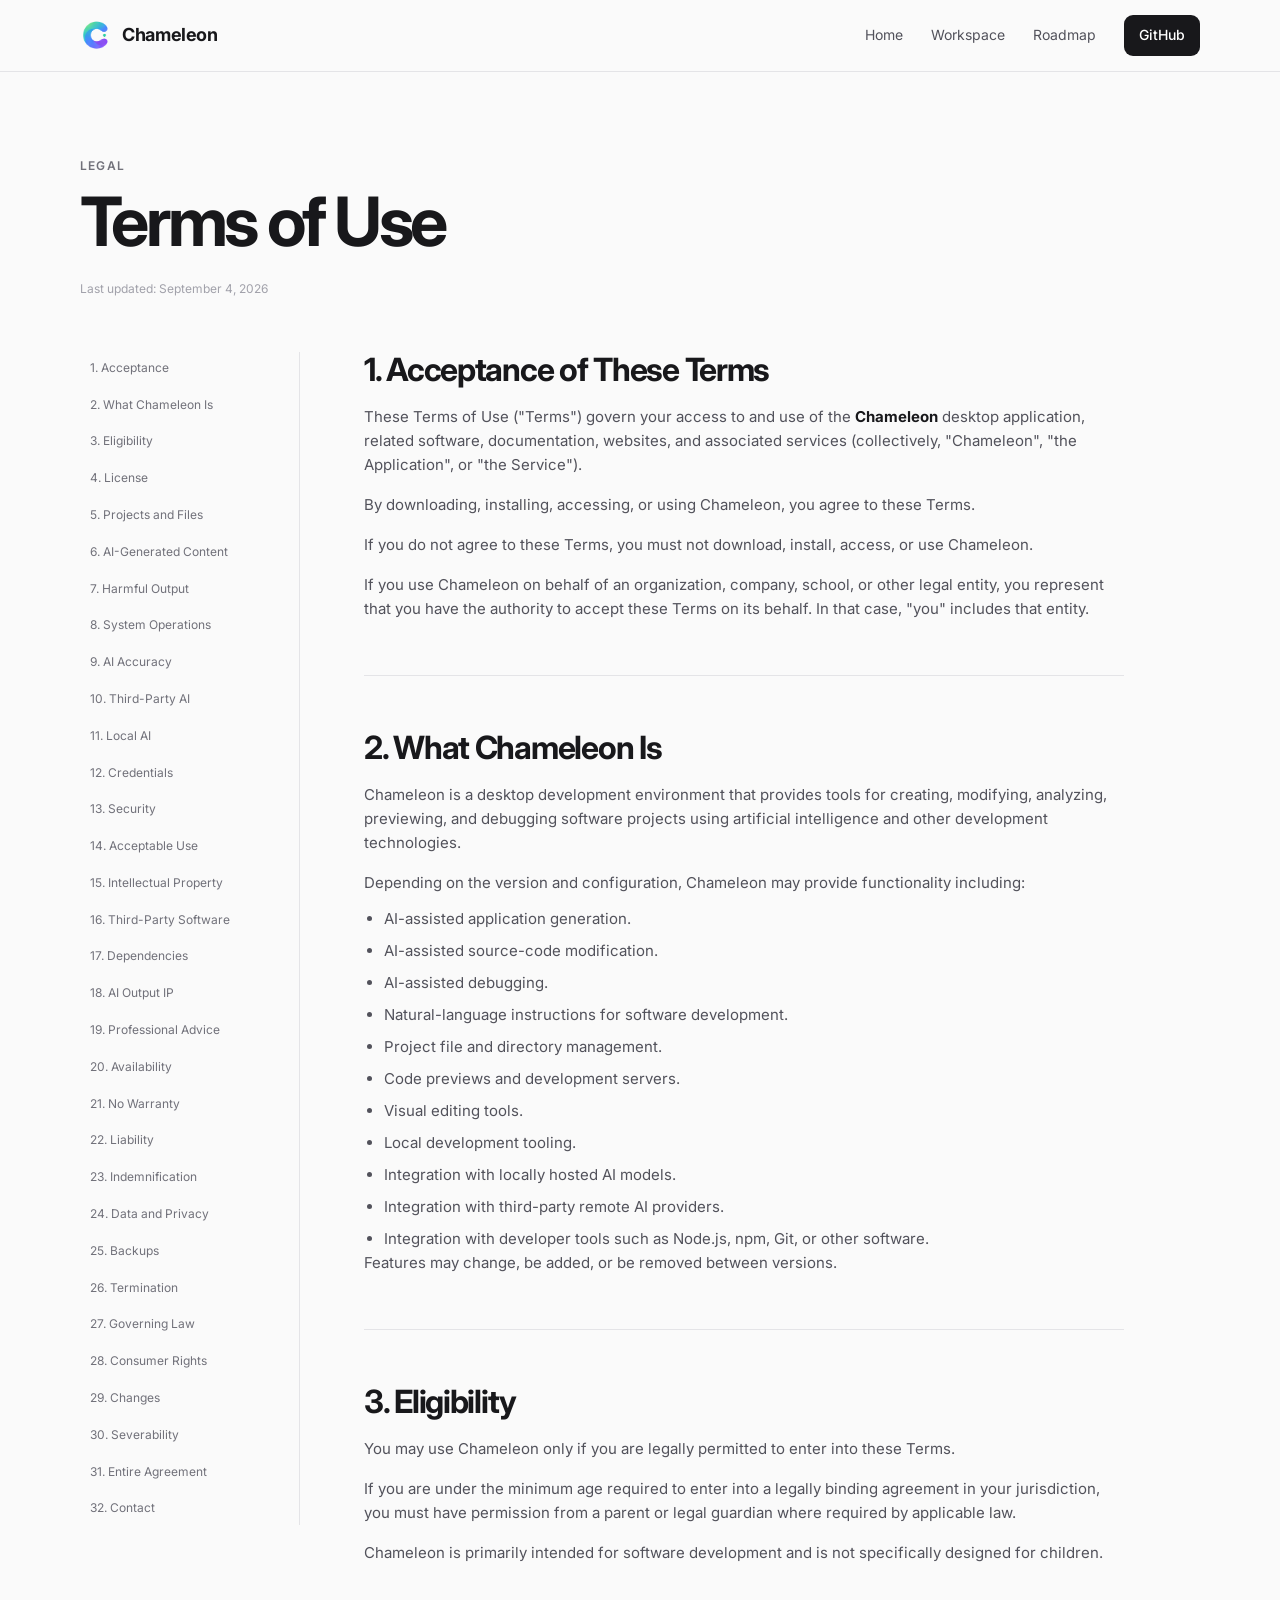
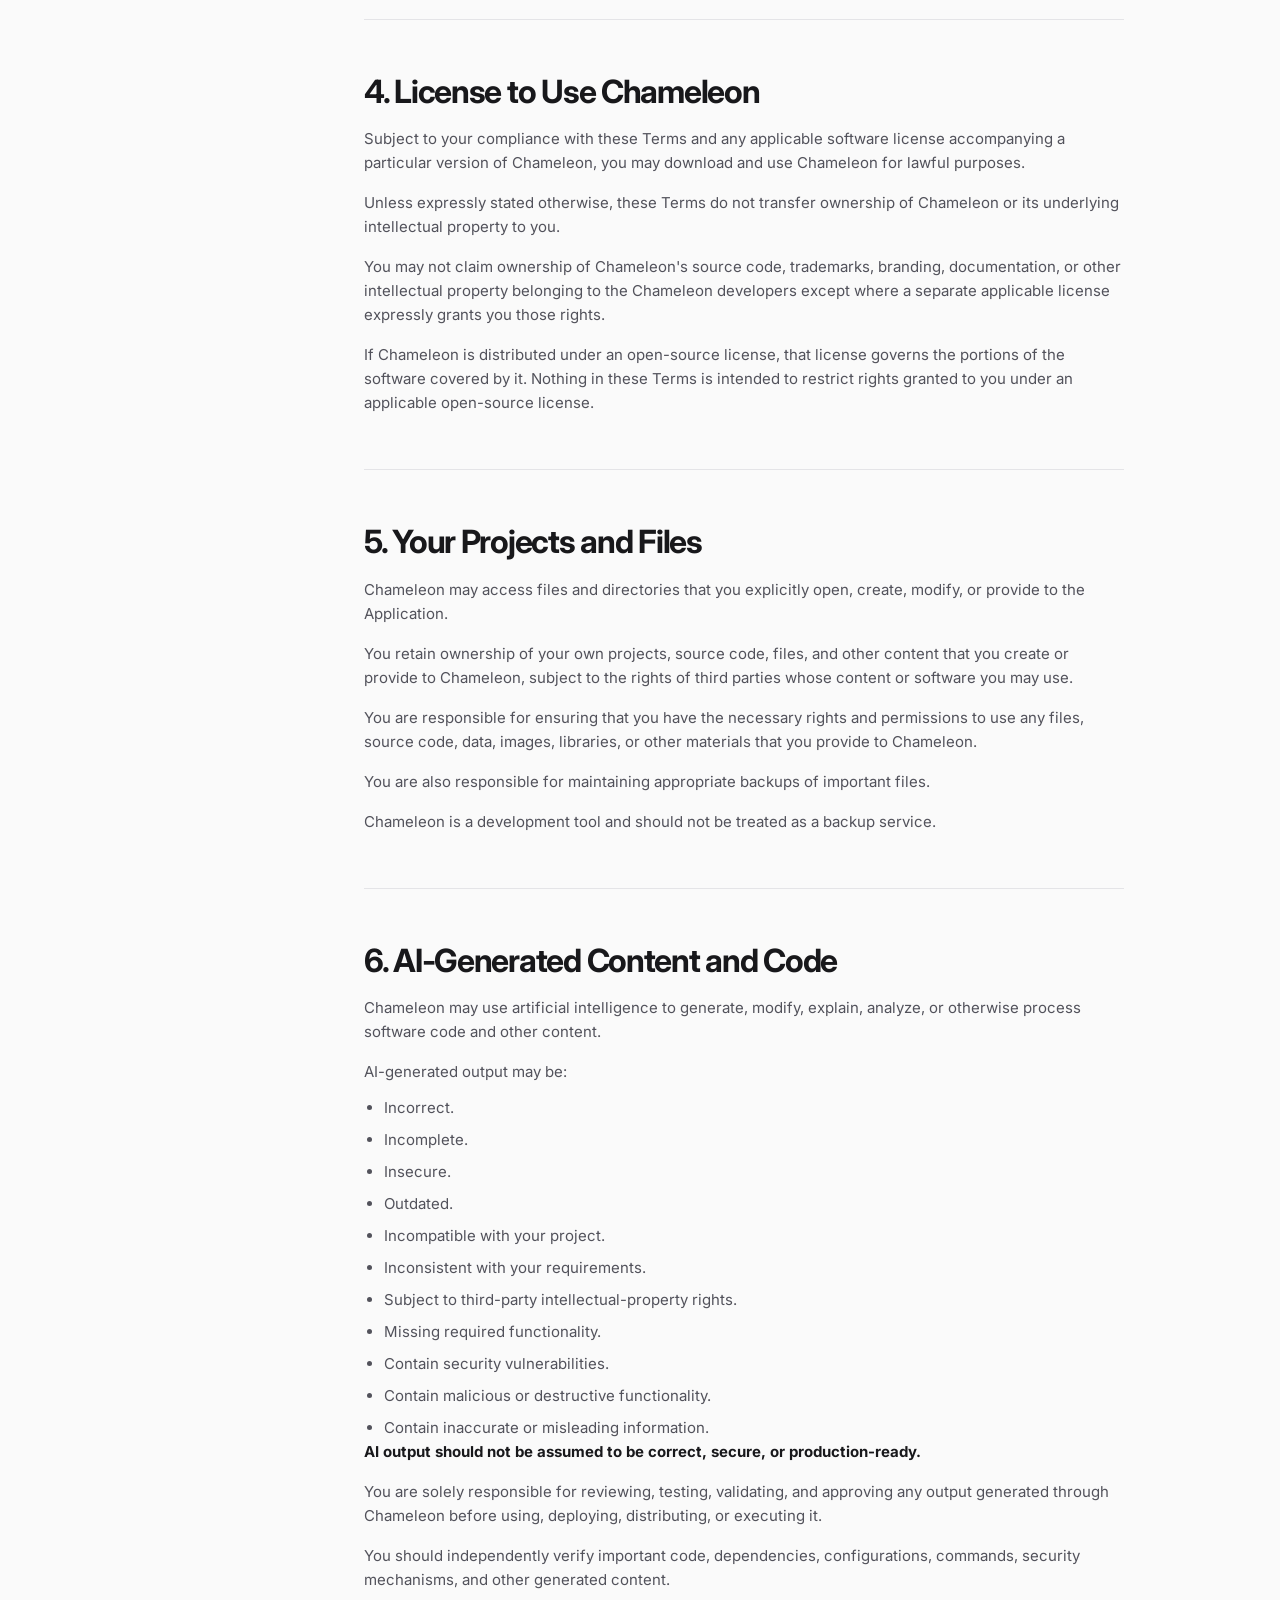
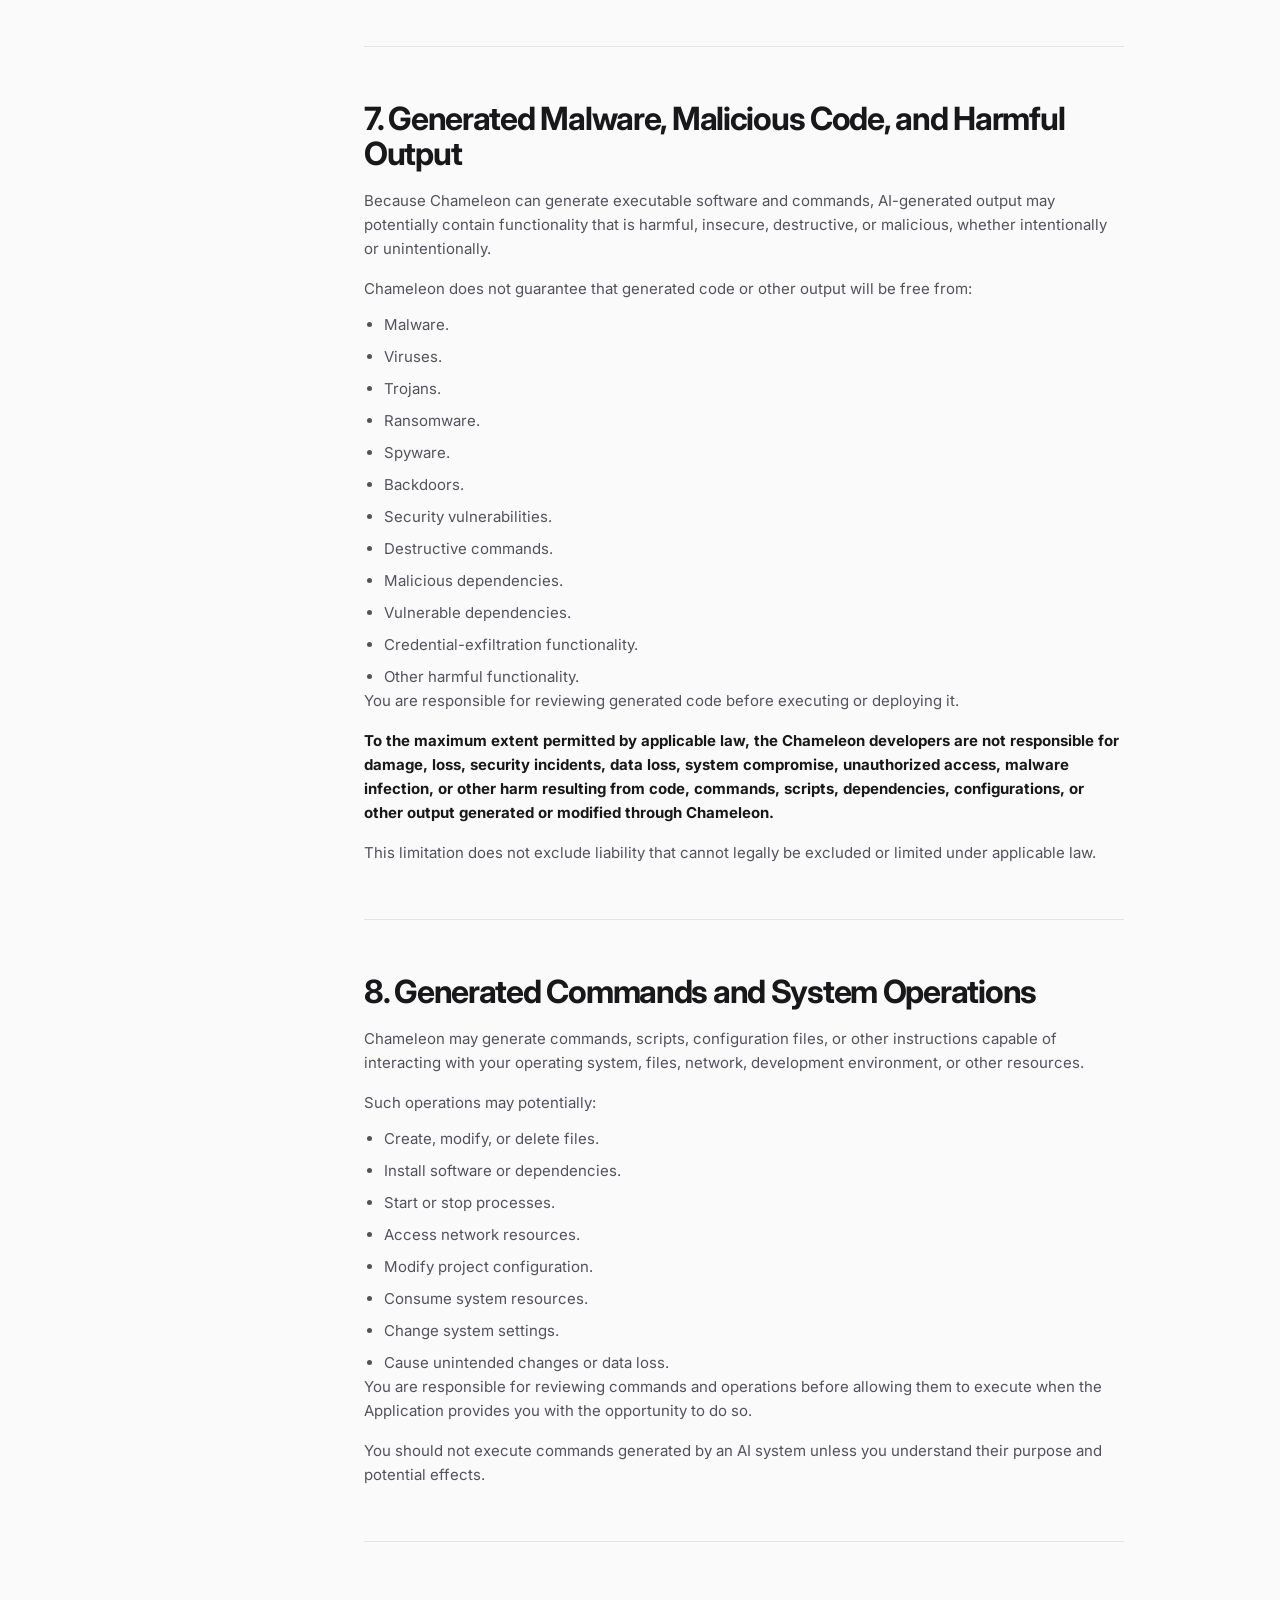
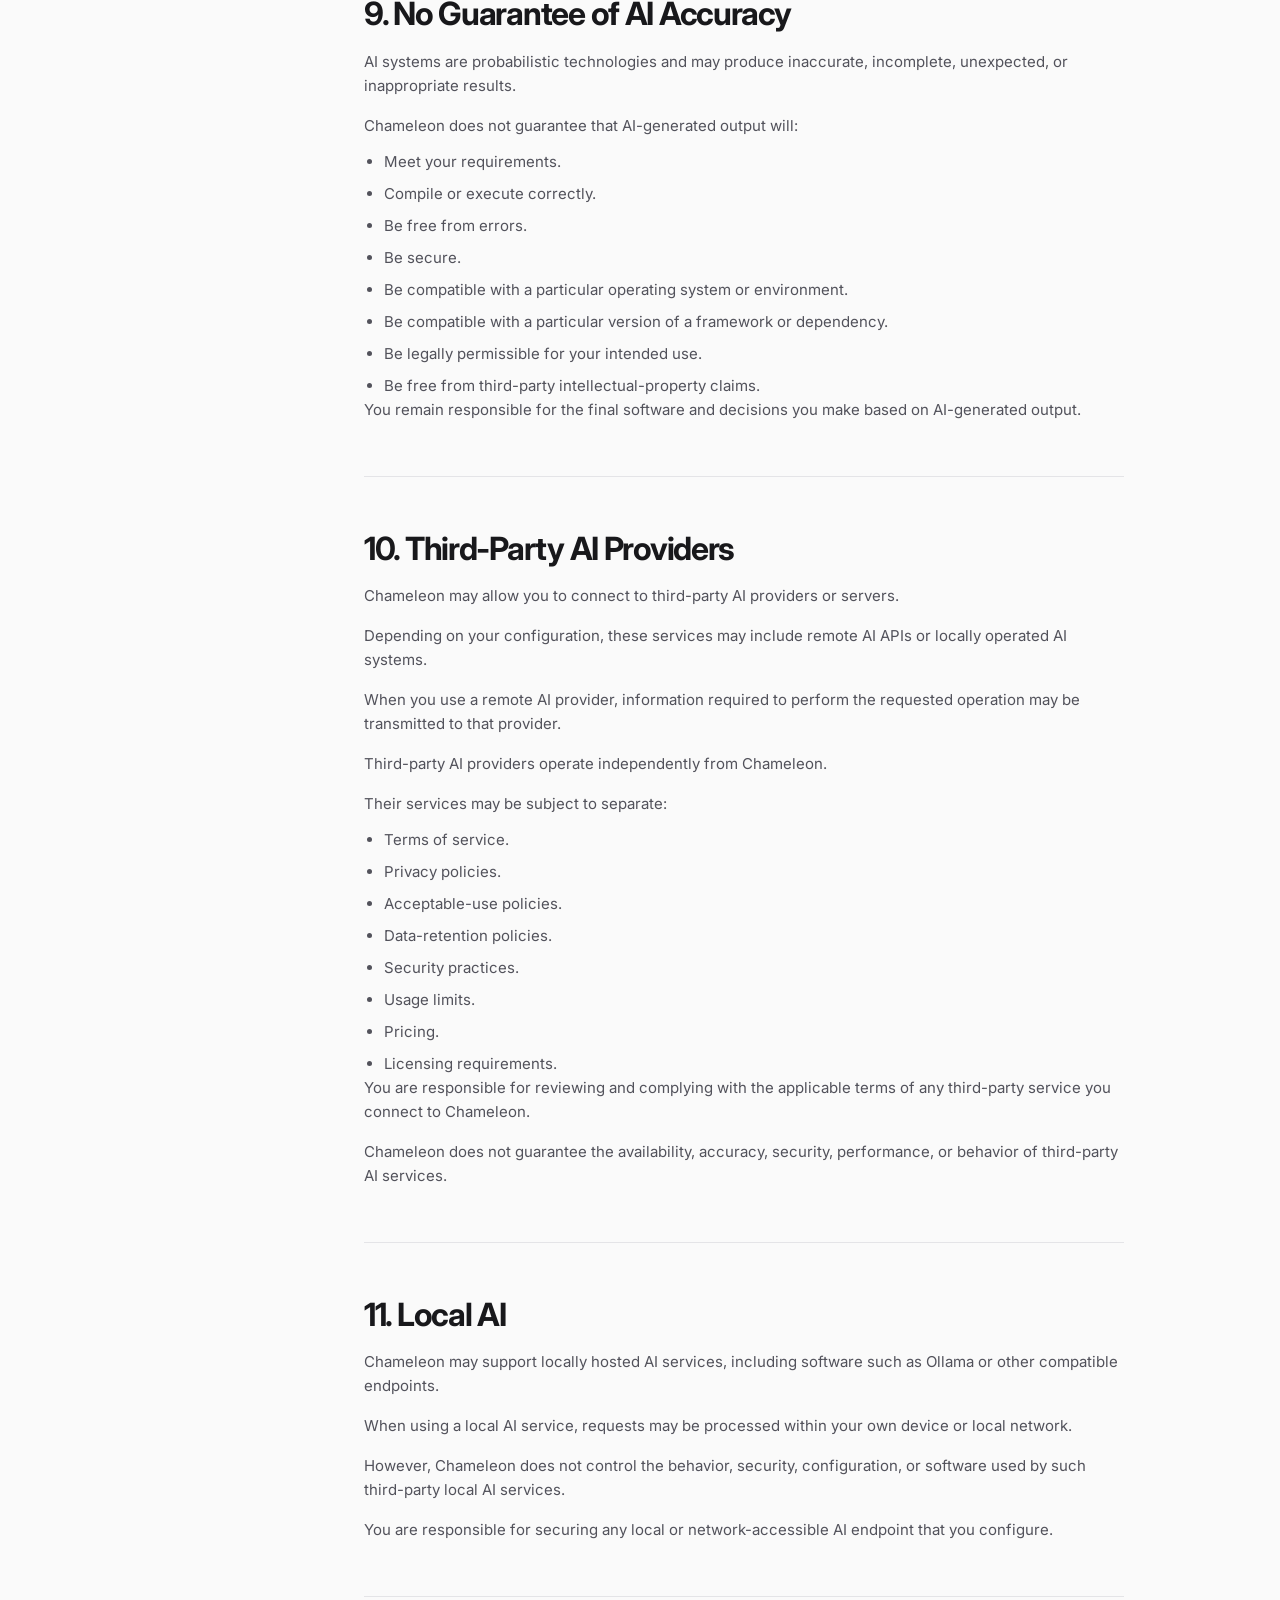
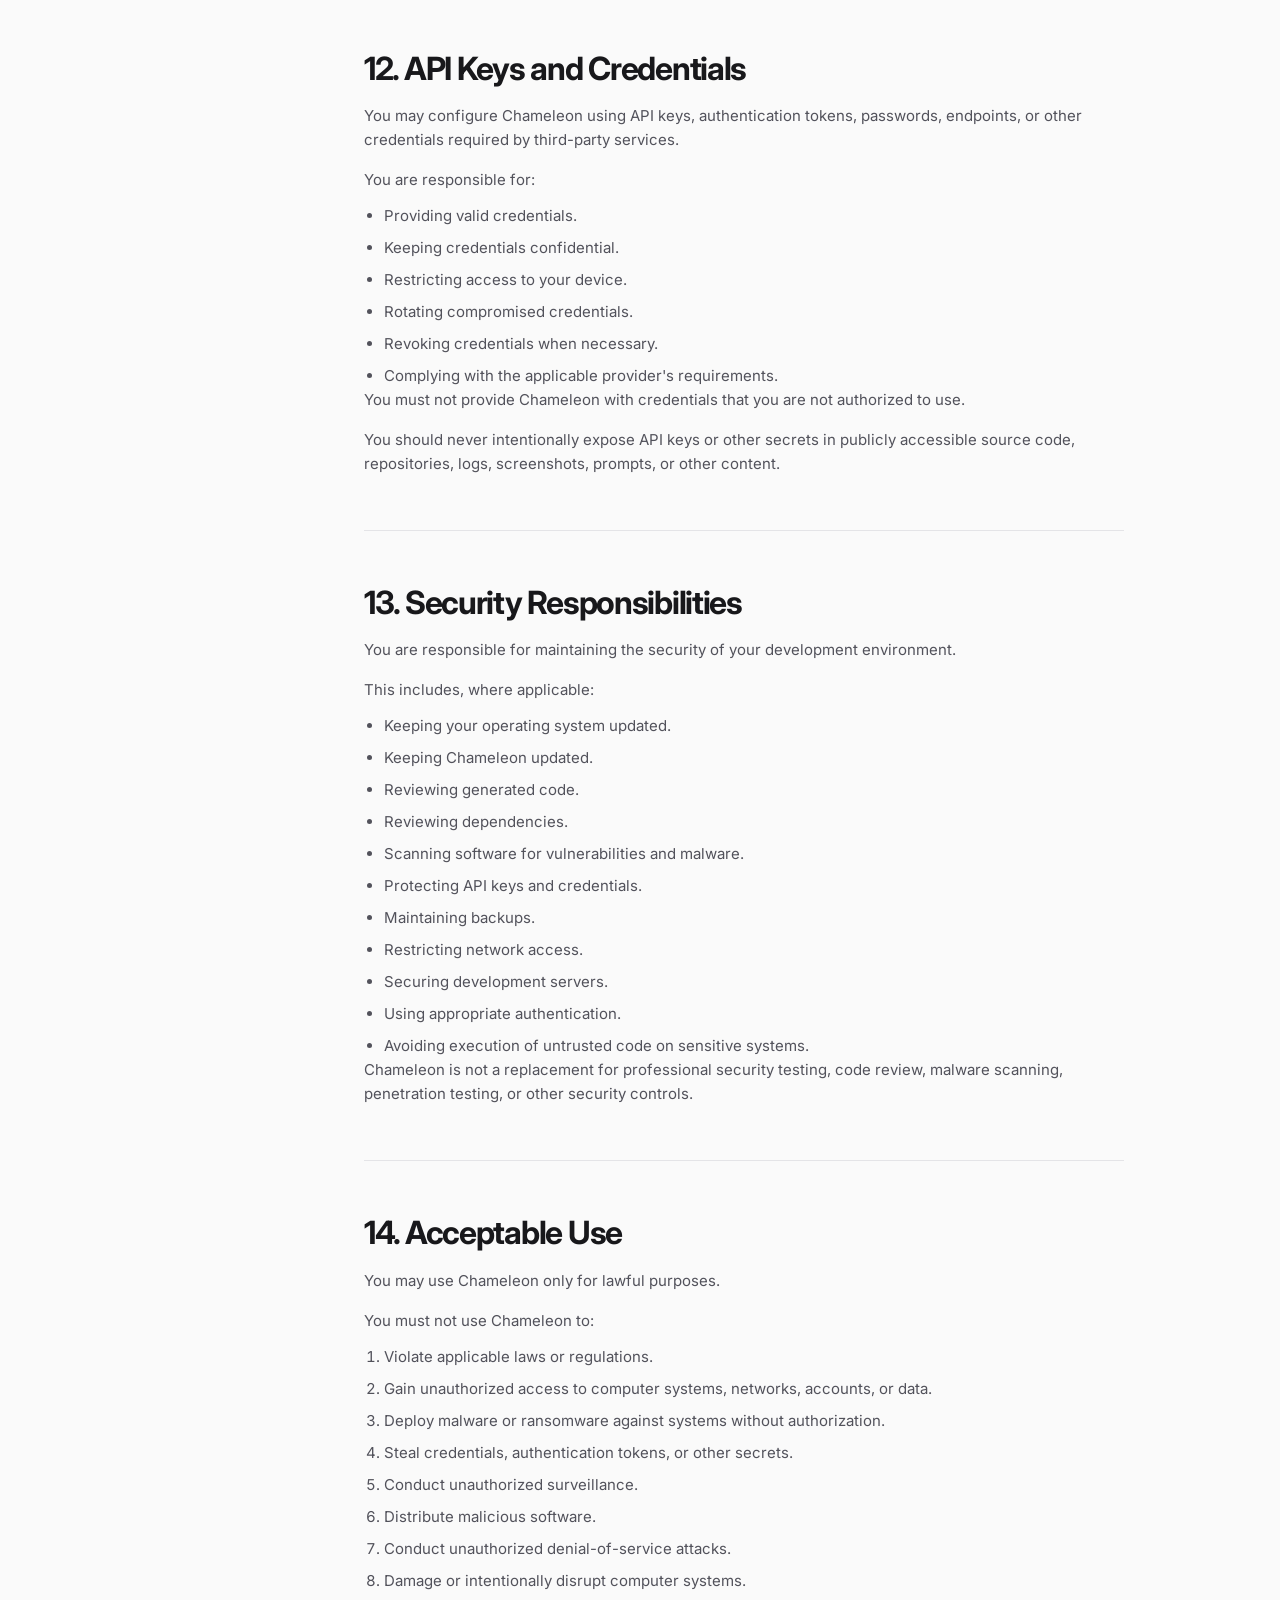
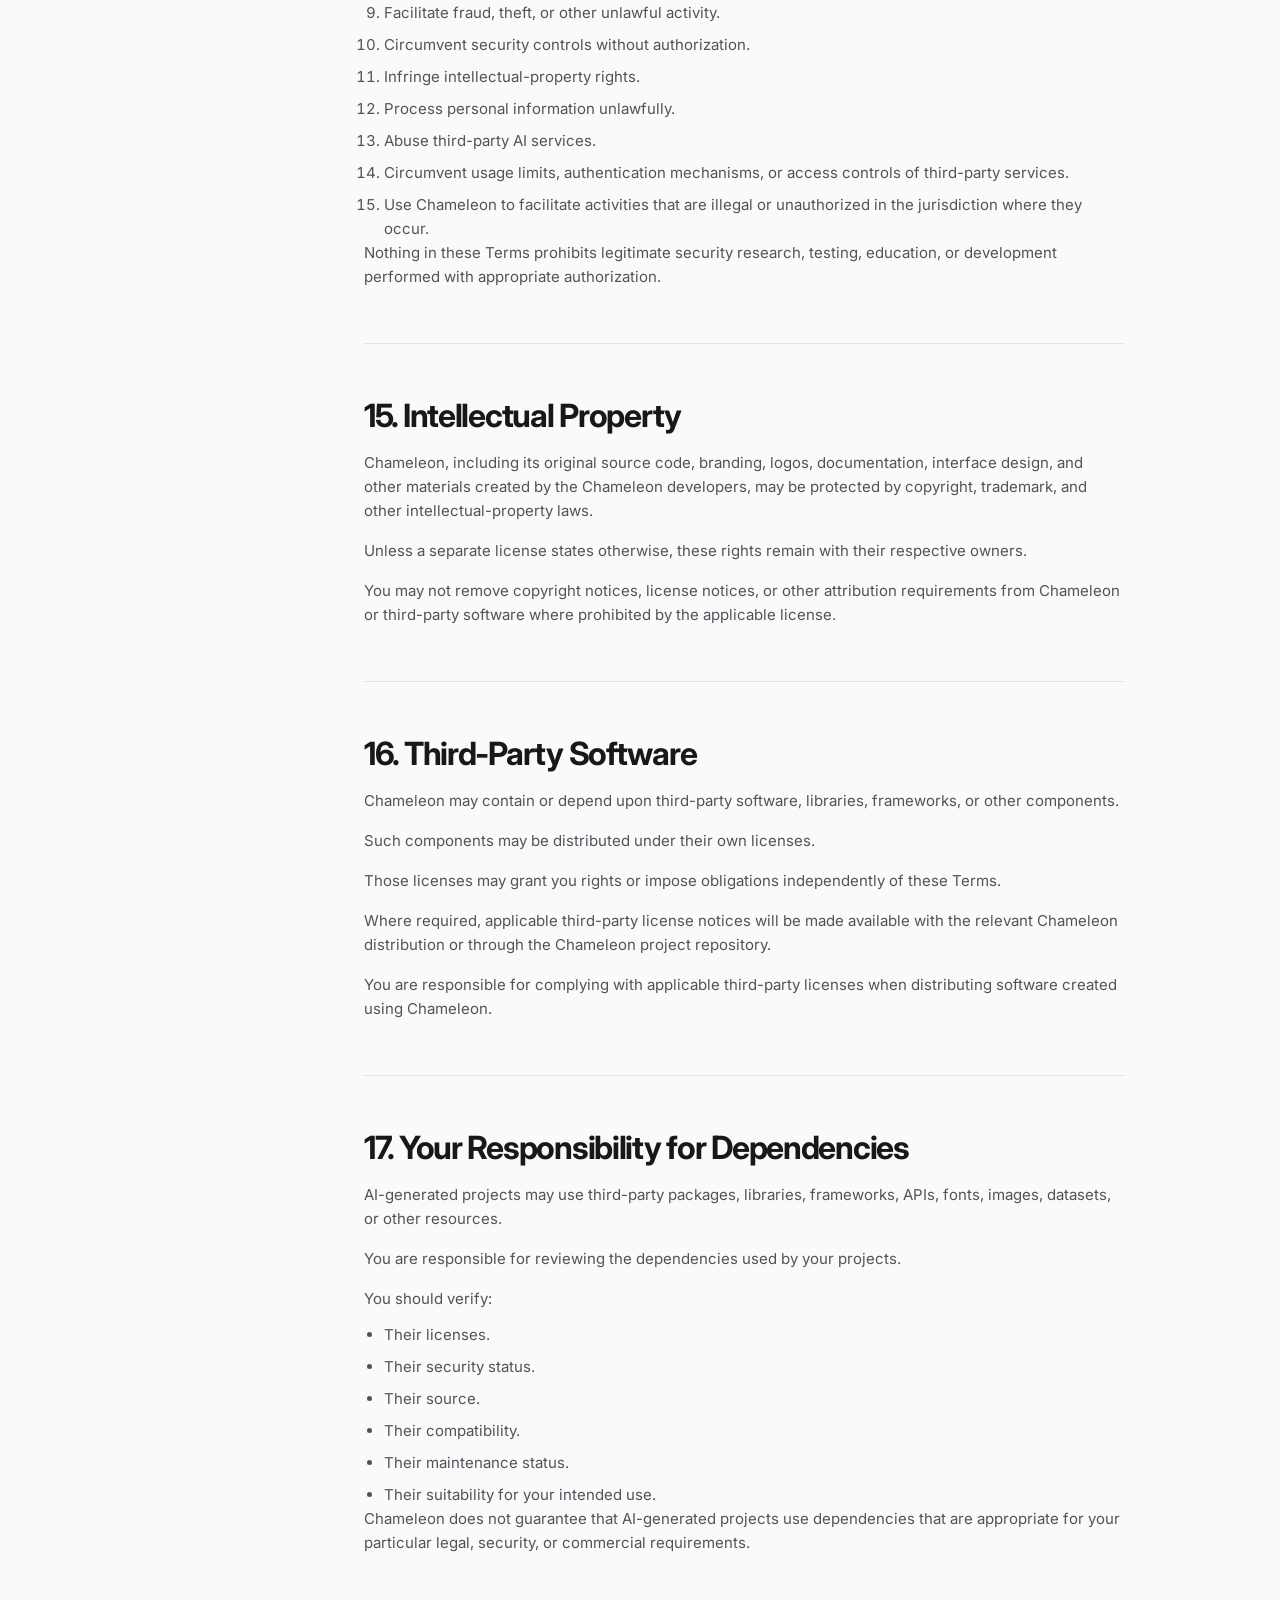
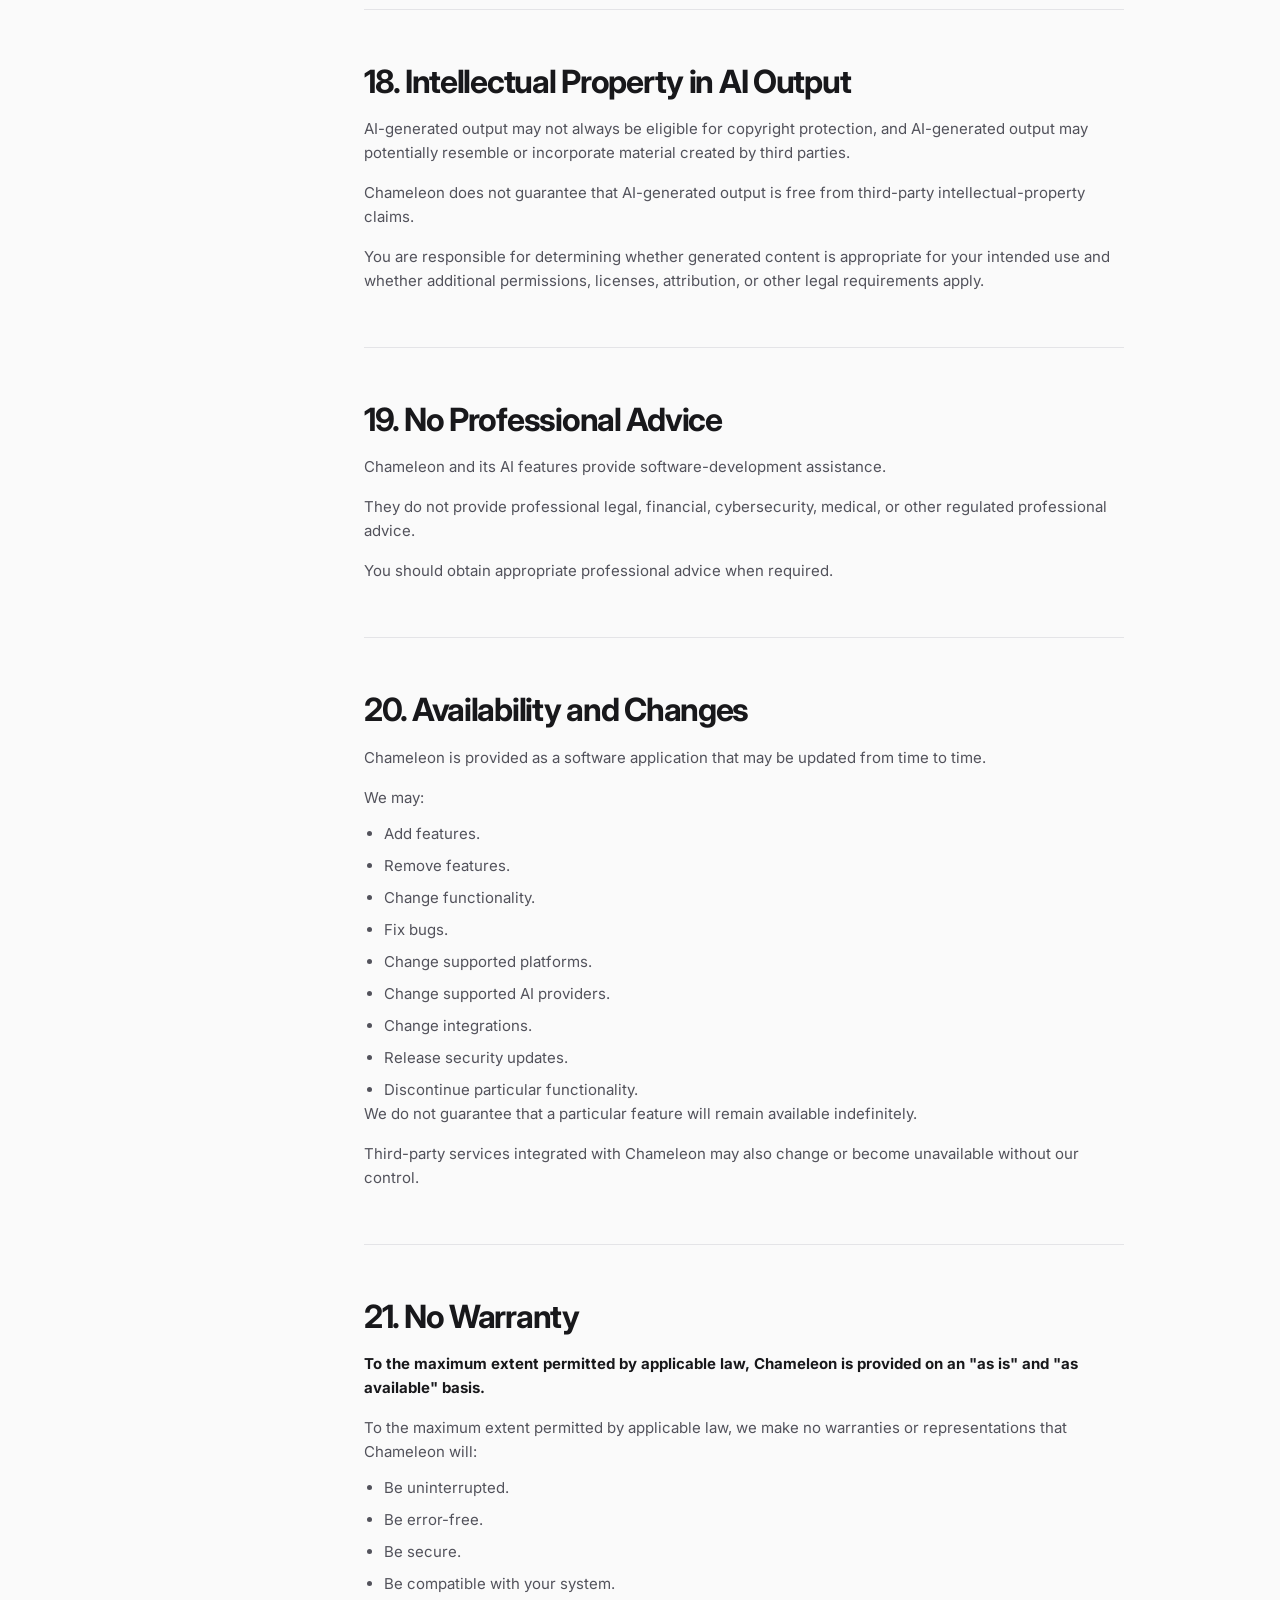
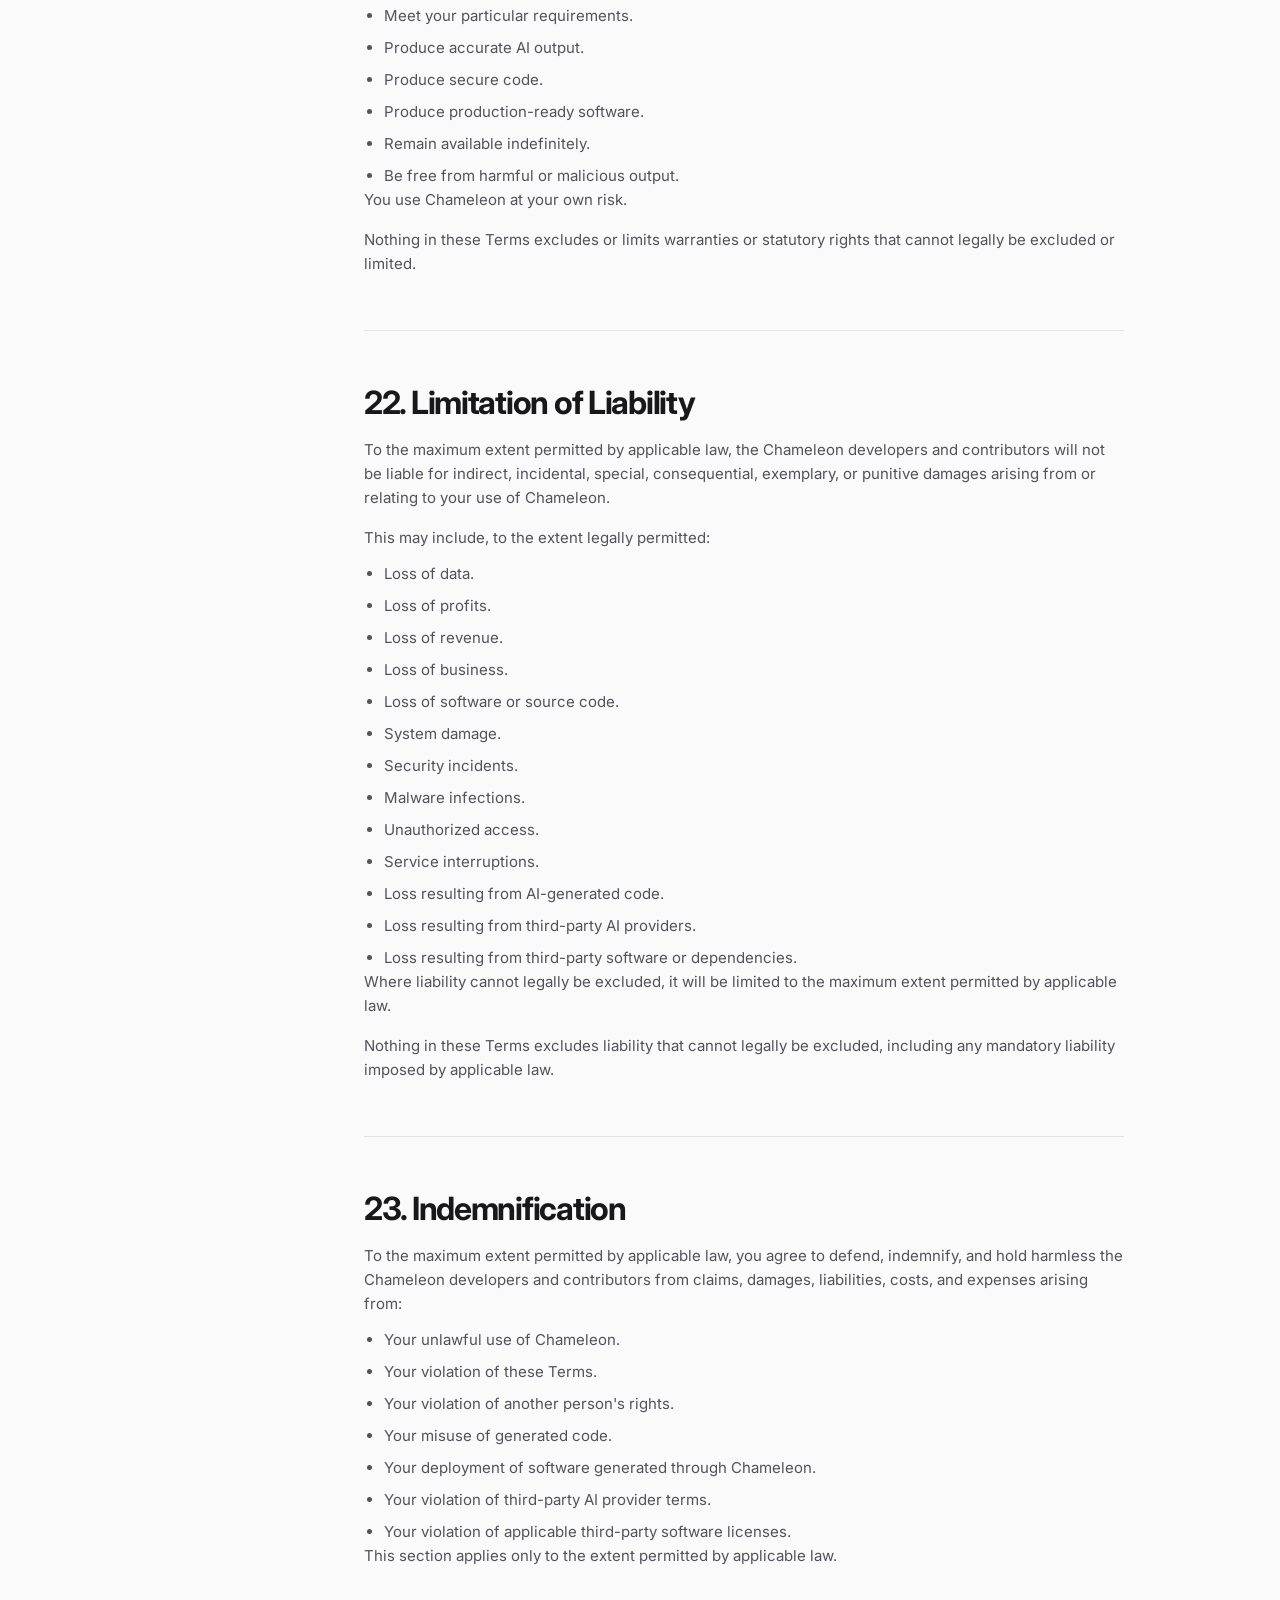
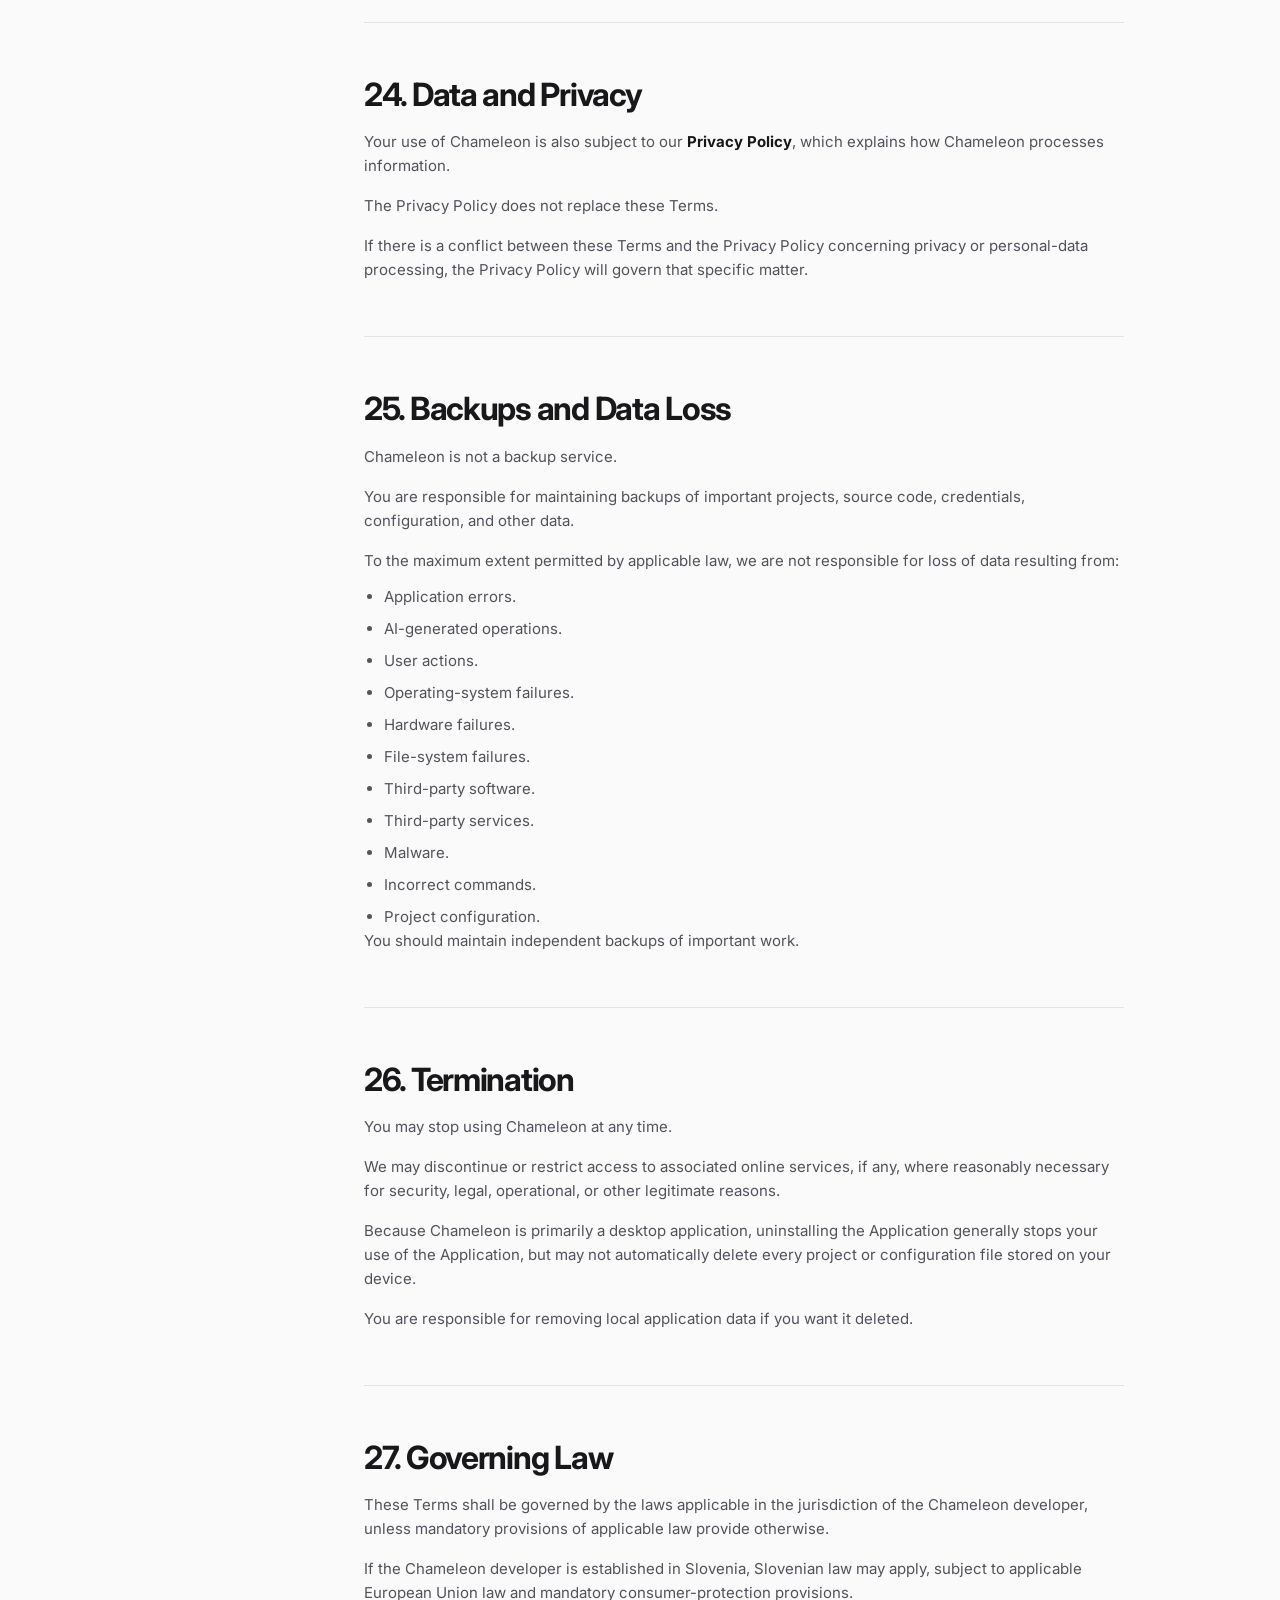
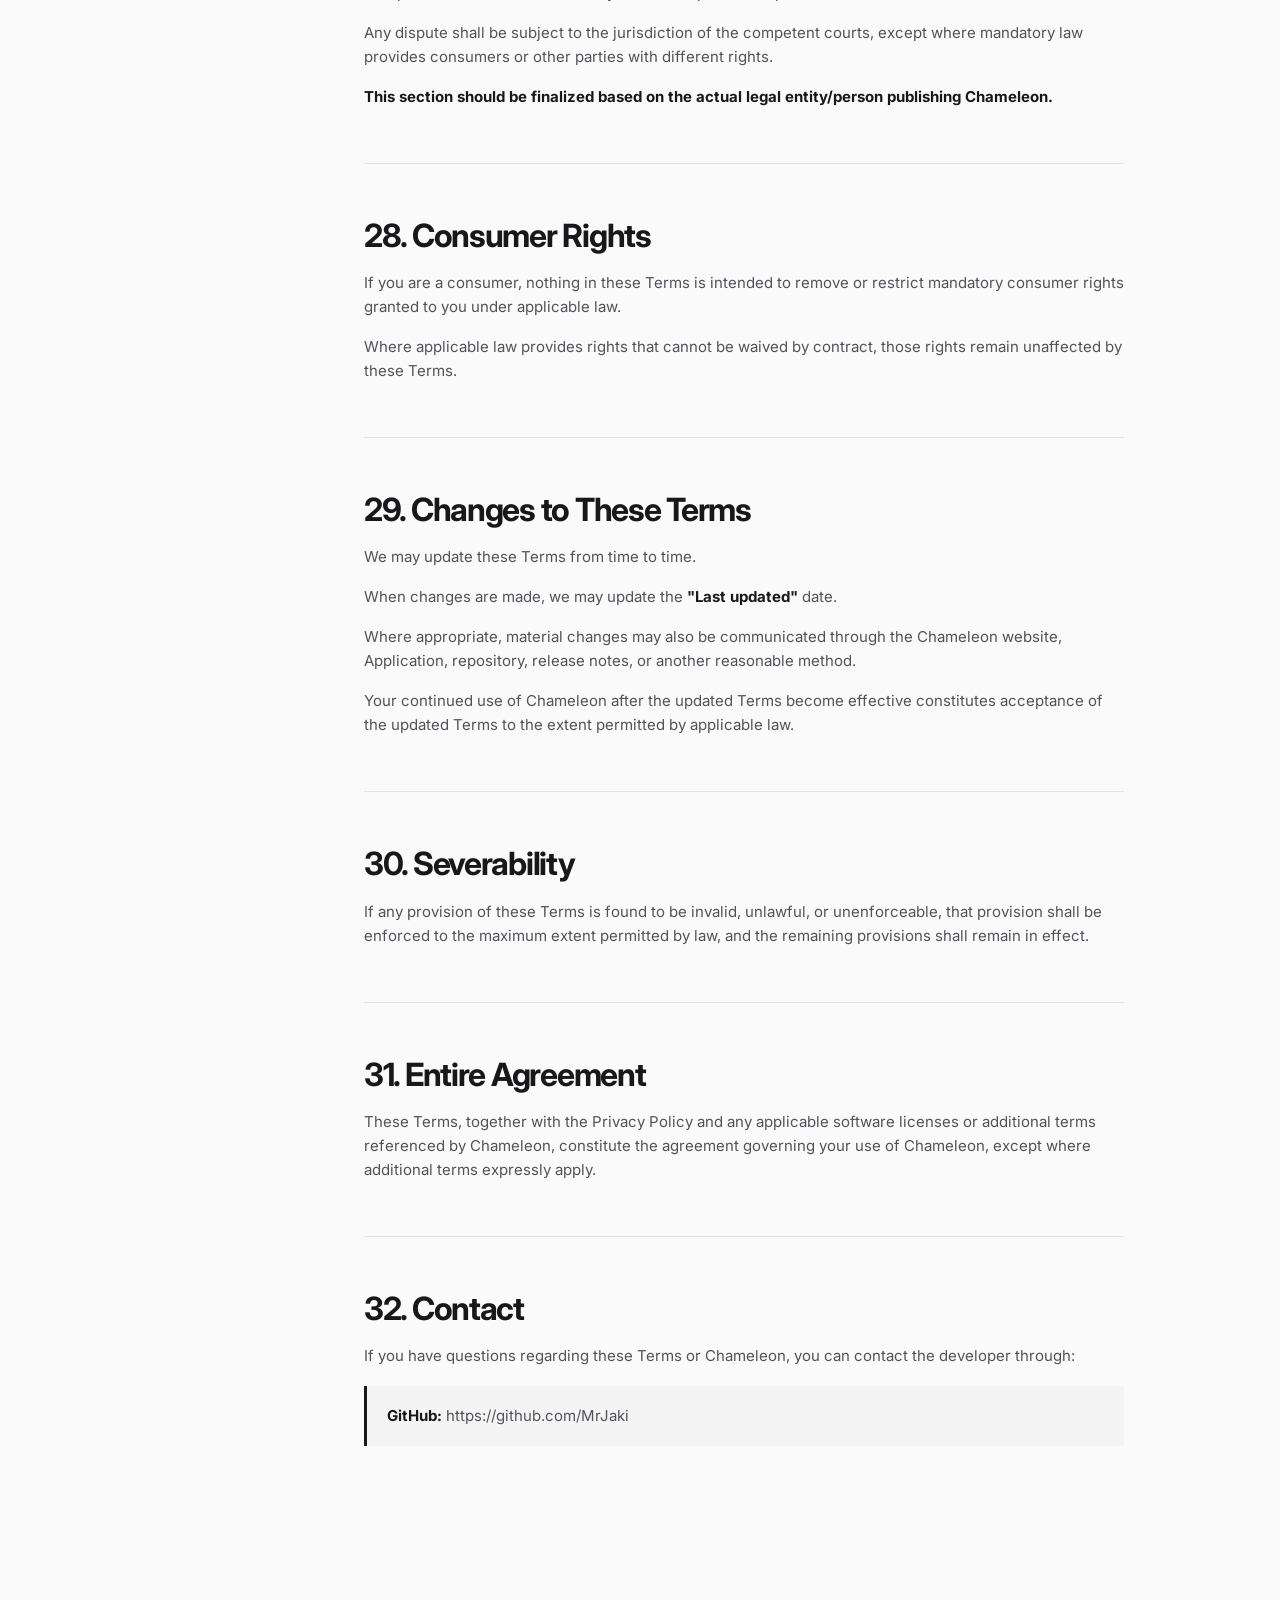
<file: terms-of-use.html>
<!DOCTYPE html>
<html lang="en">
<head>
    <meta charset="UTF-8">
    <meta name="viewport" content="width=device-width, initial-scale=1.0">
    <title>Chameleon — Terms of Use</title>
    <meta name="description" content="Terms of Use for Chameleon, an AI-assisted desktop application for app development.">
    <meta keywords="Chameleon, AI, React, Desktop Development, Application Development, Natural Language Processing, Electron, Visual Editor, Code Editor, Project Management">
    <link rel="icon" type="image/png" href="chameleon_logo.png"> 
    <link rel="preconnect" href="https://fonts.googleapis.com">
    <link rel="preconnect" href="https://fonts.gstatic.com" crossorigin>
    <link href="https://fonts.googleapis.com/css2?family=Inter:wght@400;500;600;700&display=swap" rel="stylesheet">
    <style>
        * { box-sizing: border-box; margin: 0; padding: 0; }
        html { scroll-behavior: smooth; }
        body { font-family: "Inter", sans-serif; color: #18181b; background: #fafafa; line-height: 1.6; }
        a { color: inherit; text-decoration: none; }
        .container { width: min(1120px, calc(100% - 40px)); margin: 0 auto; }
        nav { height: 72px; display: flex; align-items: center; border-bottom: 1px solid #e4e4e7; background: rgba(250,250,250,.9); backdrop-filter: blur(12px); position: sticky; top: 0; z-index: 100; }
        .nav-inner { width: min(1120px, calc(100% - 40px)); margin: 0 auto; display: flex; align-items: center; justify-content: space-between; }
        .brand { display: flex; align-items: center; gap: 10px; font-weight: 700; font-size: 18px; letter-spacing: -.02em; }
        .logo { width: 32px; height: 32px; border-radius: 9px; object-fit: cover; }
        .nav-links { display: flex; align-items: center; gap: 28px; font-size: 14px; color: #52525b; }
        .nav-links a:hover, .footer-links a:hover { color: #18181b; }
        .nav-button { padding: 9px 15px; border-radius: 9px; background: #18181b; color: white !important; font-weight: 500; }
        .nav-button:hover { background: #27272a; }
        .terms-page { padding: 84px 0 110px; }
        .terms-header { max-width: 760px; padding-bottom: 54px; }
        .eyebrow { font-size: 12px; text-transform: uppercase; letter-spacing: .1em; color: #71717a; font-weight: 600; margin-bottom: 12px; }
        h1 { margin-top: 12px; font-size: clamp(42px, 7vw, 68px); line-height: 1.02; letter-spacing: -.055em; }
        .terms-meta { display: flex; flex-wrap: wrap; gap: 8px 24px; margin-top: 22px; color: #a1a1aa; font-size: 12px; }
        .terms-layout { display: grid; grid-template-columns: 220px minmax(0, 1fr); align-items: start; gap: 64px; }
        .terms-nav { position: sticky; top: 96px; display: grid; gap: 4px; padding-right: 20px; border-right: 1px solid #e4e4e7; }
        .terms-nav a { padding: 8px 10px; border-radius: 7px; color: #71717a; font-size: 12px; line-height: 1.4; }
        .terms-nav a:hover, .terms-nav a:focus-visible { background: #f4f4f5; color: #18181b; }
        .terms-content { min-width: 0; max-width: 760px; }
        .terms-section { padding: 0 0 54px; scroll-margin-top: 96px; }
        .terms-section + .terms-section { padding-top: 54px; border-top: 1px solid #e4e4e7; }
        .terms-section h2 { margin-bottom: 18px; font-size: clamp(24px, 3vw, 32px); line-height: 1.1; letter-spacing: -.04em; }
        .terms-section h3 { margin: 28px 0 8px; font-size: 15px; }
        .terms-section p, .terms-section li { color: #52525b; font-size: 15px; }
        .terms-section p + p { margin-top: 16px; }
        .terms-section ul, .terms-section ol { display: grid; gap: 8px; margin: 12px 0 0 20px; }
        .terms-section strong { color: #18181b; }
        .terms-contact { margin-top: 18px; padding: 18px 20px; border-left: 3px solid #18181b; background: #f4f4f5; }
        .terms-contact p + p { margin-top: 6px; }
        footer { border-top: 1px solid #e4e4e7; padding: 28px 0; color: #71717a; font-size: 13px; }
        .footer-inner { display: flex; justify-content: space-between; align-items: center; gap: 20px; }
        .footer-links { display: flex; gap: 20px; }
        @media (max-width: 800px) {
            .terms-layout { grid-template-columns: 1fr; gap: 32px; }
            .terms-nav { position: static; grid-template-columns: repeat(2, minmax(0, 1fr)); gap: 2px 8px; padding: 12px 0; border-right: 0; border-top: 1px solid #e4e4e7; border-bottom: 1px solid #e4e4e7; }
            .nav-links a:not(.nav-button) { display: none; }
        }
        @media (max-width: 550px) {
            .container, .nav-inner { width: min(100% - 32px, 1120px); }
            .terms-page { padding: 64px 0 78px; }
            .terms-header { padding-bottom: 36px; }
            .terms-nav { grid-template-columns: 1fr; }
            .terms-section { padding-bottom: 40px; }
            .terms-section + .terms-section { padding-top: 40px; }
            .footer-inner { flex-direction: column; align-items: flex-start; }
        }
    </style>
</head>
<body>
    <nav>
        <div class="nav-inner">
            <a href="index.html" class="brand">
                <img src="chameleon_logo.png" alt="Chameleon Logo" class="logo">
                Chameleon
            </a>
            <div class="nav-links">
                <a href="index.html">Home</a>
                <a href="index.html#workspace">Workspace</a>
                <a href="index.html#roadmap">Roadmap</a>
                <a href="https://github.com/MrJaki/chameleon-website" target="_blank" rel="noopener noreferrer" class="nav-button">GitHub</a>
            </div>
        </div>
    </nav>

    <main>
        <section class="terms-page">
            <div class="container">
                <header class="terms-header">
                    <div class="eyebrow">Legal</div>
                    <h1>Terms of Use</h1>
                    <div class="terms-meta"><span>Last updated: September 4, 2026</span></div>
                </header>

                <div class="terms-layout">
                    <aside class="terms-nav" aria-label="Terms of Use navigation">
                        <a href="#acceptance">1. Acceptance</a>
                        <a href="#what-chameleon-is">2. What Chameleon Is</a>
                        <a href="#eligibility">3. Eligibility</a>
                        <a href="#license">4. License</a>
                        <a href="#projects">5. Projects and Files</a>
                        <a href="#ai-output">6. AI-Generated Content</a>
                        <a href="#harmful-output">7. Harmful Output</a>
                        <a href="#commands">8. System Operations</a>
                        <a href="#accuracy">9. AI Accuracy</a>
                        <a href="#third-party-ai">10. Third-Party AI</a>
                        <a href="#local-ai">11. Local AI</a>
                        <a href="#credentials">12. Credentials</a>
                        <a href="#security">13. Security</a>
                        <a href="#acceptable-use">14. Acceptable Use</a>
                        <a href="#intellectual-property">15. Intellectual Property</a>
                        <a href="#third-party-software">16. Third-Party Software</a>
                        <a href="#dependencies">17. Dependencies</a>
                        <a href="#ai-ip">18. AI Output IP</a>
                        <a href="#professional-advice">19. Professional Advice</a>
                        <a href="#availability">20. Availability</a>
                        <a href="#warranty">21. No Warranty</a>
                        <a href="#liability">22. Liability</a>
                        <a href="#indemnification">23. Indemnification</a>
                        <a href="#privacy">24. Data and Privacy</a>
                        <a href="#backups">25. Backups</a>
                        <a href="#termination">26. Termination</a>
                        <a href="#governing-law">27. Governing Law</a>
                        <a href="#consumer-rights">28. Consumer Rights</a>
                        <a href="#changes">29. Changes</a>
                        <a href="#severability">30. Severability</a>
                        <a href="#entire-agreement">31. Entire Agreement</a>
                        <a href="#contact">32. Contact</a>
                    </aside>

                    <article class="terms-content">
                        <section class="terms-section" id="acceptance"><h2>1. Acceptance of These Terms</h2><p>These Terms of Use ("Terms") govern your access to and use of the <strong>Chameleon</strong> desktop application, related software, documentation, websites, and associated services (collectively, "Chameleon", "the Application", or "the Service").</p><p>By downloading, installing, accessing, or using Chameleon, you agree to these Terms.</p><p>If you do not agree to these Terms, you must not download, install, access, or use Chameleon.</p><p>If you use Chameleon on behalf of an organization, company, school, or other legal entity, you represent that you have the authority to accept these Terms on its behalf. In that case, "you" includes that entity.</p></section>
                        <section class="terms-section" id="what-chameleon-is"><h2>2. What Chameleon Is</h2><p>Chameleon is a desktop development environment that provides tools for creating, modifying, analyzing, previewing, and debugging software projects using artificial intelligence and other development technologies.</p><p>Depending on the version and configuration, Chameleon may provide functionality including:</p><ul><li>AI-assisted application generation.</li><li>AI-assisted source-code modification.</li><li>AI-assisted debugging.</li><li>Natural-language instructions for software development.</li><li>Project file and directory management.</li><li>Code previews and development servers.</li><li>Visual editing tools.</li><li>Local development tooling.</li><li>Integration with locally hosted AI models.</li><li>Integration with third-party remote AI providers.</li><li>Integration with developer tools such as Node.js, npm, Git, or other software.</li></ul><p>Features may change, be added, or be removed between versions.</p></section>
                        <section class="terms-section" id="eligibility"><h2>3. Eligibility</h2><p>You may use Chameleon only if you are legally permitted to enter into these Terms.</p><p>If you are under the minimum age required to enter into a legally binding agreement in your jurisdiction, you must have permission from a parent or legal guardian where required by applicable law.</p><p>Chameleon is primarily intended for software development and is not specifically designed for children.</p></section>
                        <section class="terms-section" id="license"><h2>4. License to Use Chameleon</h2><p>Subject to your compliance with these Terms and any applicable software license accompanying a particular version of Chameleon, you may download and use Chameleon for lawful purposes.</p><p>Unless expressly stated otherwise, these Terms do not transfer ownership of Chameleon or its underlying intellectual property to you.</p><p>You may not claim ownership of Chameleon's source code, trademarks, branding, documentation, or other intellectual property belonging to the Chameleon developers except where a separate applicable license expressly grants you those rights.</p><p>If Chameleon is distributed under an open-source license, that license governs the portions of the software covered by it. Nothing in these Terms is intended to restrict rights granted to you under an applicable open-source license.</p></section>
                        <section class="terms-section" id="projects"><h2>5. Your Projects and Files</h2><p>Chameleon may access files and directories that you explicitly open, create, modify, or provide to the Application.</p><p>You retain ownership of your own projects, source code, files, and other content that you create or provide to Chameleon, subject to the rights of third parties whose content or software you may use.</p><p>You are responsible for ensuring that you have the necessary rights and permissions to use any files, source code, data, images, libraries, or other materials that you provide to Chameleon.</p><p>You are also responsible for maintaining appropriate backups of important files.</p><p>Chameleon is a development tool and should not be treated as a backup service.</p></section>
                        <section class="terms-section" id="ai-output"><h2>6. AI-Generated Content and Code</h2><p>Chameleon may use artificial intelligence to generate, modify, explain, analyze, or otherwise process software code and other content.</p><p>AI-generated output may be:</p><ul><li>Incorrect.</li><li>Incomplete.</li><li>Insecure.</li><li>Outdated.</li><li>Incompatible with your project.</li><li>Inconsistent with your requirements.</li><li>Subject to third-party intellectual-property rights.</li><li>Missing required functionality.</li><li>Contain security vulnerabilities.</li><li>Contain malicious or destructive functionality.</li><li>Contain inaccurate or misleading information.</li></ul><p><strong>AI output should not be assumed to be correct, secure, or production-ready.</strong></p><p>You are solely responsible for reviewing, testing, validating, and approving any output generated through Chameleon before using, deploying, distributing, or executing it.</p><p>You should independently verify important code, dependencies, configurations, commands, security mechanisms, and other generated content.</p></section>
                        <section class="terms-section" id="harmful-output"><h2>7. Generated Malware, Malicious Code, and Harmful Output</h2><p>Because Chameleon can generate executable software and commands, AI-generated output may potentially contain functionality that is harmful, insecure, destructive, or malicious, whether intentionally or unintentionally.</p><p>Chameleon does not guarantee that generated code or other output will be free from:</p><ul><li>Malware.</li><li>Viruses.</li><li>Trojans.</li><li>Ransomware.</li><li>Spyware.</li><li>Backdoors.</li><li>Security vulnerabilities.</li><li>Destructive commands.</li><li>Malicious dependencies.</li><li>Vulnerable dependencies.</li><li>Credential-exfiltration functionality.</li><li>Other harmful functionality.</li></ul><p>You are responsible for reviewing generated code before executing or deploying it.</p><p><strong>To the maximum extent permitted by applicable law, the Chameleon developers are not responsible for damage, loss, security incidents, data loss, system compromise, unauthorized access, malware infection, or other harm resulting from code, commands, scripts, dependencies, configurations, or other output generated or modified through Chameleon.</strong></p><p>This limitation does not exclude liability that cannot legally be excluded or limited under applicable law.</p></section>
                        <section class="terms-section" id="commands"><h2>8. Generated Commands and System Operations</h2><p>Chameleon may generate commands, scripts, configuration files, or other instructions capable of interacting with your operating system, files, network, development environment, or other resources.</p><p>Such operations may potentially:</p><ul><li>Create, modify, or delete files.</li><li>Install software or dependencies.</li><li>Start or stop processes.</li><li>Access network resources.</li><li>Modify project configuration.</li><li>Consume system resources.</li><li>Change system settings.</li><li>Cause unintended changes or data loss.</li></ul><p>You are responsible for reviewing commands and operations before allowing them to execute when the Application provides you with the opportunity to do so.</p><p>You should not execute commands generated by an AI system unless you understand their purpose and potential effects.</p></section>
                        <section class="terms-section" id="accuracy"><h2>9. No Guarantee of AI Accuracy</h2><p>AI systems are probabilistic technologies and may produce inaccurate, incomplete, unexpected, or inappropriate results.</p><p>Chameleon does not guarantee that AI-generated output will:</p><ul><li>Meet your requirements.</li><li>Compile or execute correctly.</li><li>Be free from errors.</li><li>Be secure.</li><li>Be compatible with a particular operating system or environment.</li><li>Be compatible with a particular version of a framework or dependency.</li><li>Be legally permissible for your intended use.</li><li>Be free from third-party intellectual-property claims.</li></ul><p>You remain responsible for the final software and decisions you make based on AI-generated output.</p></section>
                        <section class="terms-section" id="third-party-ai"><h2>10. Third-Party AI Providers</h2><p>Chameleon may allow you to connect to third-party AI providers or servers.</p><p>Depending on your configuration, these services may include remote AI APIs or locally operated AI systems.</p><p>When you use a remote AI provider, information required to perform the requested operation may be transmitted to that provider.</p><p>Third-party AI providers operate independently from Chameleon.</p><p>Their services may be subject to separate:</p><ul><li>Terms of service.</li><li>Privacy policies.</li><li>Acceptable-use policies.</li><li>Data-retention policies.</li><li>Security practices.</li><li>Usage limits.</li><li>Pricing.</li><li>Licensing requirements.</li></ul><p>You are responsible for reviewing and complying with the applicable terms of any third-party service you connect to Chameleon.</p><p>Chameleon does not guarantee the availability, accuracy, security, performance, or behavior of third-party AI services.</p></section>
                        <section class="terms-section" id="local-ai"><h2>11. Local AI</h2><p>Chameleon may support locally hosted AI services, including software such as Ollama or other compatible endpoints.</p><p>When using a local AI service, requests may be processed within your own device or local network.</p><p>However, Chameleon does not control the behavior, security, configuration, or software used by such third-party local AI services.</p><p>You are responsible for securing any local or network-accessible AI endpoint that you configure.</p></section>
                        <section class="terms-section" id="credentials"><h2>12. API Keys and Credentials</h2><p>You may configure Chameleon using API keys, authentication tokens, passwords, endpoints, or other credentials required by third-party services.</p><p>You are responsible for:</p><ul><li>Providing valid credentials.</li><li>Keeping credentials confidential.</li><li>Restricting access to your device.</li><li>Rotating compromised credentials.</li><li>Revoking credentials when necessary.</li><li>Complying with the applicable provider's requirements.</li></ul><p>You must not provide Chameleon with credentials that you are not authorized to use.</p><p>You should never intentionally expose API keys or other secrets in publicly accessible source code, repositories, logs, screenshots, prompts, or other content.</p></section>
                        <section class="terms-section" id="security"><h2>13. Security Responsibilities</h2><p>You are responsible for maintaining the security of your development environment.</p><p>This includes, where applicable:</p><ul><li>Keeping your operating system updated.</li><li>Keeping Chameleon updated.</li><li>Reviewing generated code.</li><li>Reviewing dependencies.</li><li>Scanning software for vulnerabilities and malware.</li><li>Protecting API keys and credentials.</li><li>Maintaining backups.</li><li>Restricting network access.</li><li>Securing development servers.</li><li>Using appropriate authentication.</li><li>Avoiding execution of untrusted code on sensitive systems.</li></ul><p>Chameleon is not a replacement for professional security testing, code review, malware scanning, penetration testing, or other security controls.</p></section>
                        <section class="terms-section" id="acceptable-use"><h2>14. Acceptable Use</h2><p>You may use Chameleon only for lawful purposes.</p><p>You must not use Chameleon to:</p><ol><li>Violate applicable laws or regulations.</li><li>Gain unauthorized access to computer systems, networks, accounts, or data.</li><li>Deploy malware or ransomware against systems without authorization.</li><li>Steal credentials, authentication tokens, or other secrets.</li><li>Conduct unauthorized surveillance.</li><li>Distribute malicious software.</li><li>Conduct unauthorized denial-of-service attacks.</li><li>Damage or intentionally disrupt computer systems.</li><li>Facilitate fraud, theft, or other unlawful activity.</li><li>Circumvent security controls without authorization.</li><li>Infringe intellectual-property rights.</li><li>Process personal information unlawfully.</li><li>Abuse third-party AI services.</li><li>Circumvent usage limits, authentication mechanisms, or access controls of third-party services.</li><li>Use Chameleon to facilitate activities that are illegal or unauthorized in the jurisdiction where they occur.</li></ol><p>Nothing in these Terms prohibits legitimate security research, testing, education, or development performed with appropriate authorization.</p></section>
                        <section class="terms-section" id="intellectual-property"><h2>15. Intellectual Property</h2><p>Chameleon, including its original source code, branding, logos, documentation, interface design, and other materials created by the Chameleon developers, may be protected by copyright, trademark, and other intellectual-property laws.</p><p>Unless a separate license states otherwise, these rights remain with their respective owners.</p><p>You may not remove copyright notices, license notices, or other attribution requirements from Chameleon or third-party software where prohibited by the applicable license.</p></section>
                        <section class="terms-section" id="third-party-software"><h2>16. Third-Party Software</h2><p>Chameleon may contain or depend upon third-party software, libraries, frameworks, or other components.</p><p>Such components may be distributed under their own licenses.</p><p>Those licenses may grant you rights or impose obligations independently of these Terms.</p><p>Where required, applicable third-party license notices will be made available with the relevant Chameleon distribution or through the Chameleon project repository.</p><p>You are responsible for complying with applicable third-party licenses when distributing software created using Chameleon.</p></section>
                        <section class="terms-section" id="dependencies"><h2>17. Your Responsibility for Dependencies</h2><p>AI-generated projects may use third-party packages, libraries, frameworks, APIs, fonts, images, datasets, or other resources.</p><p>You are responsible for reviewing the dependencies used by your projects.</p><p>You should verify:</p><ul><li>Their licenses.</li><li>Their security status.</li><li>Their source.</li><li>Their compatibility.</li><li>Their maintenance status.</li><li>Their suitability for your intended use.</li></ul><p>Chameleon does not guarantee that AI-generated projects use dependencies that are appropriate for your particular legal, security, or commercial requirements.</p></section>
                        <section class="terms-section" id="ai-ip"><h2>18. Intellectual Property in AI Output</h2><p>AI-generated output may not always be eligible for copyright protection, and AI-generated output may potentially resemble or incorporate material created by third parties.</p><p>Chameleon does not guarantee that AI-generated output is free from third-party intellectual-property claims.</p><p>You are responsible for determining whether generated content is appropriate for your intended use and whether additional permissions, licenses, attribution, or other legal requirements apply.</p></section>
                        <section class="terms-section" id="professional-advice"><h2>19. No Professional Advice</h2><p>Chameleon and its AI features provide software-development assistance.</p><p>They do not provide professional legal, financial, cybersecurity, medical, or other regulated professional advice.</p><p>You should obtain appropriate professional advice when required.</p></section>
                        <section class="terms-section" id="availability"><h2>20. Availability and Changes</h2><p>Chameleon is provided as a software application that may be updated from time to time.</p><p>We may:</p><ul><li>Add features.</li><li>Remove features.</li><li>Change functionality.</li><li>Fix bugs.</li><li>Change supported platforms.</li><li>Change supported AI providers.</li><li>Change integrations.</li><li>Release security updates.</li><li>Discontinue particular functionality.</li></ul><p>We do not guarantee that a particular feature will remain available indefinitely.</p><p>Third-party services integrated with Chameleon may also change or become unavailable without our control.</p></section>
                        <section class="terms-section" id="warranty"><h2>21. No Warranty</h2><p><strong>To the maximum extent permitted by applicable law, Chameleon is provided on an "as is" and "as available" basis.</strong></p><p>To the maximum extent permitted by applicable law, we make no warranties or representations that Chameleon will:</p><ul><li>Be uninterrupted.</li><li>Be error-free.</li><li>Be secure.</li><li>Be compatible with your system.</li><li>Meet your particular requirements.</li><li>Produce accurate AI output.</li><li>Produce secure code.</li><li>Produce production-ready software.</li><li>Remain available indefinitely.</li><li>Be free from harmful or malicious output.</li></ul><p>You use Chameleon at your own risk.</p><p>Nothing in these Terms excludes or limits warranties or statutory rights that cannot legally be excluded or limited.</p></section>
                        <section class="terms-section" id="liability"><h2>22. Limitation of Liability</h2><p>To the maximum extent permitted by applicable law, the Chameleon developers and contributors will not be liable for indirect, incidental, special, consequential, exemplary, or punitive damages arising from or relating to your use of Chameleon.</p><p>This may include, to the extent legally permitted:</p><ul><li>Loss of data.</li><li>Loss of profits.</li><li>Loss of revenue.</li><li>Loss of business.</li><li>Loss of software or source code.</li><li>System damage.</li><li>Security incidents.</li><li>Malware infections.</li><li>Unauthorized access.</li><li>Service interruptions.</li><li>Loss resulting from AI-generated code.</li><li>Loss resulting from third-party AI providers.</li><li>Loss resulting from third-party software or dependencies.</li></ul><p>Where liability cannot legally be excluded, it will be limited to the maximum extent permitted by applicable law.</p><p>Nothing in these Terms excludes liability that cannot legally be excluded, including any mandatory liability imposed by applicable law.</p></section>
                        <section class="terms-section" id="indemnification"><h2>23. Indemnification</h2><p>To the maximum extent permitted by applicable law, you agree to defend, indemnify, and hold harmless the Chameleon developers and contributors from claims, damages, liabilities, costs, and expenses arising from:</p><ul><li>Your unlawful use of Chameleon.</li><li>Your violation of these Terms.</li><li>Your violation of another person's rights.</li><li>Your misuse of generated code.</li><li>Your deployment of software generated through Chameleon.</li><li>Your violation of third-party AI provider terms.</li><li>Your violation of applicable third-party software licenses.</li></ul><p>This section applies only to the extent permitted by applicable law.</p></section>
                        <section class="terms-section" id="privacy"><h2>24. Data and Privacy</h2><p>Your use of Chameleon is also subject to our <strong><a href="privacy-policy.html">Privacy Policy</a></strong>, which explains how Chameleon processes information.</p><p>The Privacy Policy does not replace these Terms.</p><p>If there is a conflict between these Terms and the Privacy Policy concerning privacy or personal-data processing, the Privacy Policy will govern that specific matter.</p></section>
                        <section class="terms-section" id="backups"><h2>25. Backups and Data Loss</h2><p>Chameleon is not a backup service.</p><p>You are responsible for maintaining backups of important projects, source code, credentials, configuration, and other data.</p><p>To the maximum extent permitted by applicable law, we are not responsible for loss of data resulting from:</p><ul><li>Application errors.</li><li>AI-generated operations.</li><li>User actions.</li><li>Operating-system failures.</li><li>Hardware failures.</li><li>File-system failures.</li><li>Third-party software.</li><li>Third-party services.</li><li>Malware.</li><li>Incorrect commands.</li><li>Project configuration.</li></ul><p>You should maintain independent backups of important work.</p></section>
                        <section class="terms-section" id="termination"><h2>26. Termination</h2><p>You may stop using Chameleon at any time.</p><p>We may discontinue or restrict access to associated online services, if any, where reasonably necessary for security, legal, operational, or other legitimate reasons.</p><p>Because Chameleon is primarily a desktop application, uninstalling the Application generally stops your use of the Application, but may not automatically delete every project or configuration file stored on your device.</p><p>You are responsible for removing local application data if you want it deleted.</p></section>
                        <section class="terms-section" id="governing-law"><h2>27. Governing Law</h2><p>These Terms shall be governed by the laws applicable in the jurisdiction of the Chameleon developer, unless mandatory provisions of applicable law provide otherwise.</p><p>If the Chameleon developer is established in Slovenia, Slovenian law may apply, subject to applicable European Union law and mandatory consumer-protection provisions.</p><p>Any dispute shall be subject to the jurisdiction of the competent courts, except where mandatory law provides consumers or other parties with different rights.</p><p><strong>This section should be finalized based on the actual legal entity/person publishing Chameleon.</strong></p></section>
                        <section class="terms-section" id="consumer-rights"><h2>28. Consumer Rights</h2><p>If you are a consumer, nothing in these Terms is intended to remove or restrict mandatory consumer rights granted to you under applicable law.</p><p>Where applicable law provides rights that cannot be waived by contract, those rights remain unaffected by these Terms.</p></section>
                        <section class="terms-section" id="changes"><h2>29. Changes to These Terms</h2><p>We may update these Terms from time to time.</p><p>When changes are made, we may update the <strong>"Last updated"</strong> date.</p><p>Where appropriate, material changes may also be communicated through the Chameleon website, Application, repository, release notes, or another reasonable method.</p><p>Your continued use of Chameleon after the updated Terms become effective constitutes acceptance of the updated Terms to the extent permitted by applicable law.</p></section>
                        <section class="terms-section" id="severability"><h2>30. Severability</h2><p>If any provision of these Terms is found to be invalid, unlawful, or unenforceable, that provision shall be enforced to the maximum extent permitted by law, and the remaining provisions shall remain in effect.</p></section>
                        <section class="terms-section" id="entire-agreement"><h2>31. Entire Agreement</h2><p>These Terms, together with the Privacy Policy and any applicable software licenses or additional terms referenced by Chameleon, constitute the agreement governing your use of Chameleon, except where additional terms expressly apply.</p></section>
                        <section class="terms-section" id="contact"><h2>32. Contact</h2><p>If you have questions regarding these Terms or Chameleon, you can contact the developer through:</p><div class="terms-contact"><p><strong>GitHub:</strong> <a href="https://github.com/MrJaki" target="_blank" rel="noopener noreferrer">https://github.com/MrJaki</a></p></div></section>
                    </article>
                </div>
            </div>
        </section>
    </main>

    <footer>
        <div class="container">
            <div class="footer-inner">
                <div>© 2026 Chameleon</div>
                <div class="footer-links">

                    <a href="https://github.com/MrJaki/chameleon-website" target="_blank">
                        GitHub
                    </a>

                    <a href="https://github.com/MrJaki/chameleon-website/issues" target="_blank">
                        Issues
                    </a>

                    <a href="https://github.com/MrJaki/chameleon-website/releases" target="_blank">
                        Releases
                    </a>

                    <a href="privacy-policy.html" target="_blank">
                        Privacy Policy
                    </a>    

                    <a href="terms-of-use.html" target="_blank">
                        Terms of Use
                    </a>

                    <a href="third-party-licenses.html" target="_blank">
                        Third Party Licenses
                    </a>    

                </div>
            </div>
        </div>
    </footer>
</body>
</html>
</file>
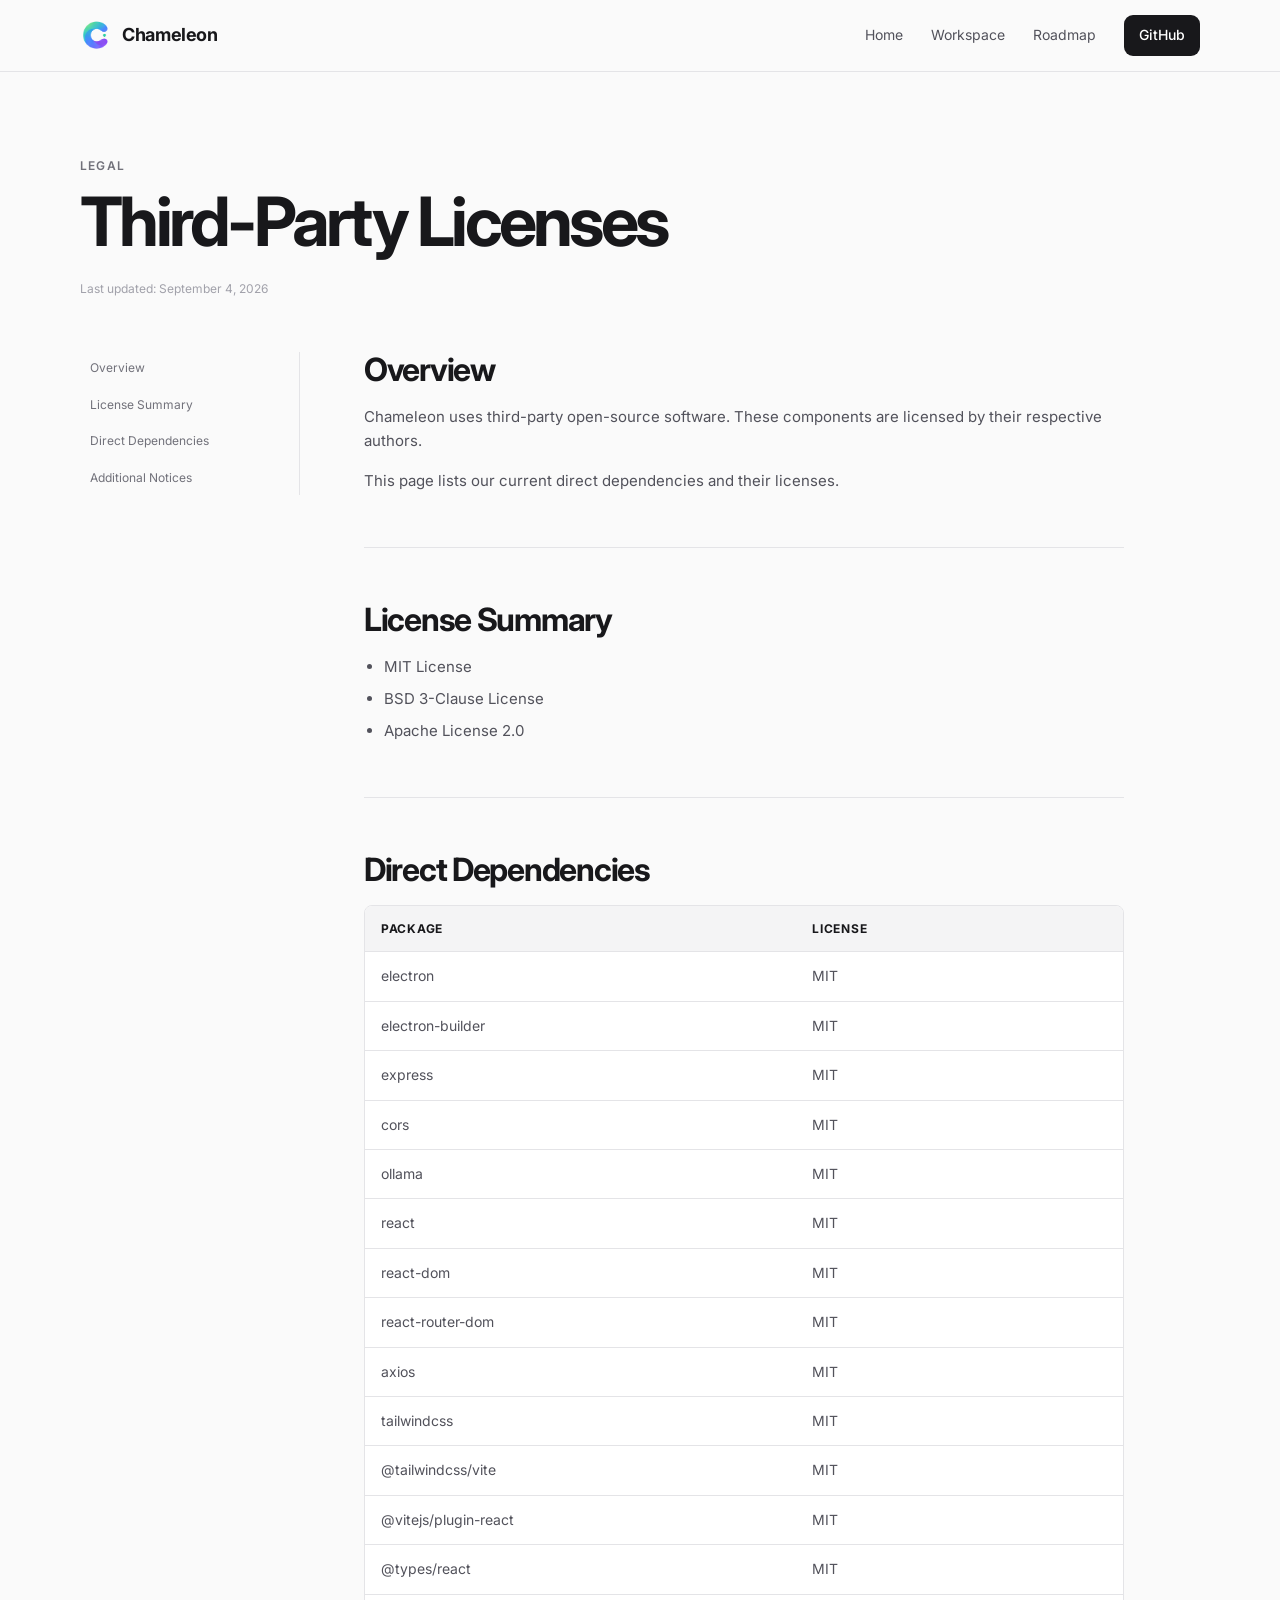
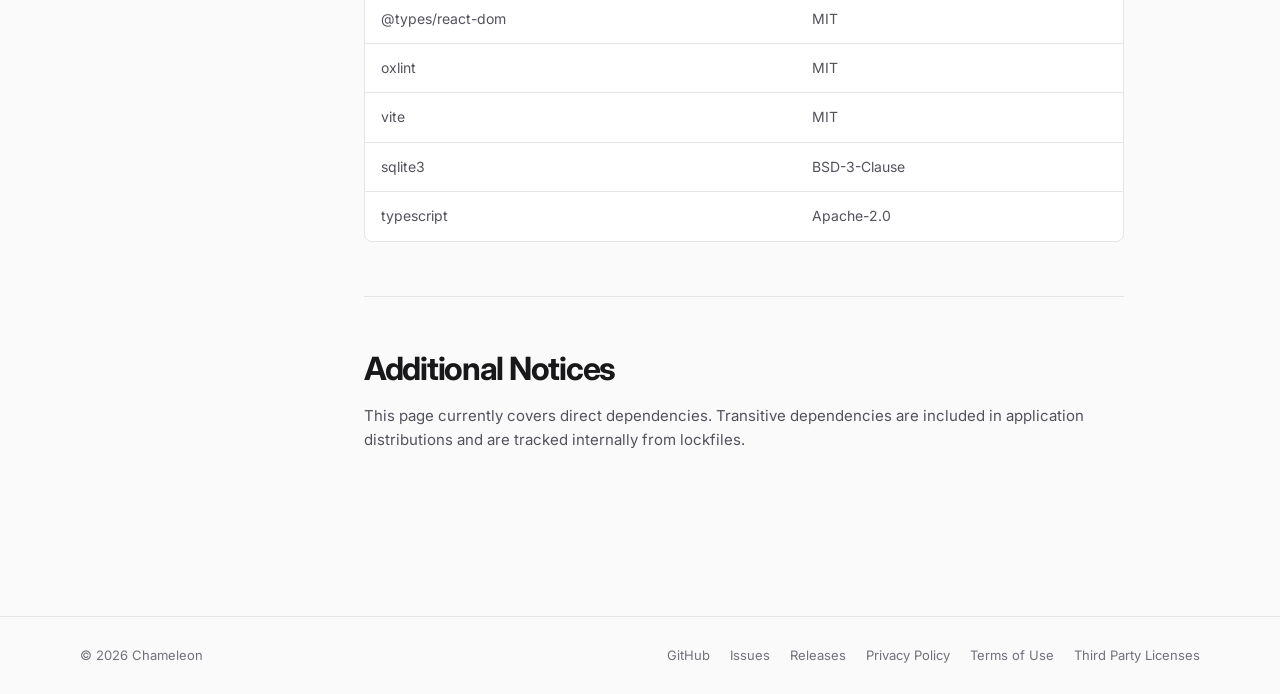
<file: third-party-licenses.html>
<!DOCTYPE html>
<html lang="en">
<head>
	<meta charset="UTF-8">
	<meta name="viewport" content="width=device-width, initial-scale=1.0">
	<title>Chameleon — Third-Party Licenses</title>
	<meta name="description" content="Third-party software licenses for Chameleon, an AI-assisted desktop application for app development.">
	<meta keywords="Chameleon, AI, React, Desktop Development, Application Development, Natural Language Processing, Electron, Visual Editor, Code Editor, Project Management">
    <link rel="icon" type="image/png" href="chameleon_logo.png"> 
	<link rel="preconnect" href="https://fonts.googleapis.com">
	<link rel="preconnect" href="https://fonts.gstatic.com" crossorigin>
	<link href="https://fonts.googleapis.com/css2?family=Inter:wght@400;500;600;700&display=swap" rel="stylesheet">
	<style>
		* { box-sizing: border-box; margin: 0; padding: 0; }
		html { scroll-behavior: smooth; }
		body { font-family: "Inter", sans-serif; color: #18181b; background: #fafafa; line-height: 1.6; }
		a { color: inherit; text-decoration: none; }
		.container { width: min(1120px, calc(100% - 40px)); margin: 0 auto; }
		nav { height: 72px; display: flex; align-items: center; border-bottom: 1px solid #e4e4e7; background: rgba(250,250,250,.9); backdrop-filter: blur(12px); position: sticky; top: 0; z-index: 100; }
		.nav-inner { width: min(1120px, calc(100% - 40px)); margin: 0 auto; display: flex; align-items: center; justify-content: space-between; }
		.brand { display: flex; align-items: center; gap: 10px; font-weight: 700; font-size: 18px; letter-spacing: -.02em; }
		.logo { width: 32px; height: 32px; border-radius: 9px; object-fit: cover; }
		.nav-links { display: flex; align-items: center; gap: 28px; font-size: 14px; color: #52525b; }
		.nav-links a:hover, .footer-links a:hover { color: #18181b; }
		.nav-button { padding: 9px 15px; border-radius: 9px; background: #18181b; color: white !important; font-weight: 500; }
		.nav-button:hover { background: #27272f; }
		.licenses-page { padding: 84px 0 110px; }
		.licenses-header { max-width: 760px; padding-bottom: 54px; }
		.eyebrow { font-size: 12px; text-transform: uppercase; letter-spacing: .1em; color: #71717a; font-weight: 600; margin-bottom: 12px; }
		h1 { margin-top: 12px; font-size: clamp(42px, 7vw, 68px); line-height: 1.02; letter-spacing: -.055em; }
		.licenses-meta { display: flex; flex-wrap: wrap; gap: 8px 24px; margin-top: 22px; color: #a1a1aa; font-size: 12px; }
		.licenses-layout { display: grid; grid-template-columns: 220px minmax(0, 1fr); align-items: start; gap: 64px; }
		.licenses-nav { position: sticky; top: 96px; display: grid; gap: 4px; padding-right: 20px; border-right: 1px solid #e4e4e7; }
		.licenses-nav a { padding: 8px 10px; border-radius: 7px; color: #71717a; font-size: 12px; line-height: 1.4; }
		.licenses-nav a:hover, .licenses-nav a:focus-visible { background: #f4f4f5; color: #18181b; }
		.licenses-content { min-width: 0; max-width: 760px; }
		.licenses-section { padding: 0 0 54px; scroll-margin-top: 96px; }
		.licenses-section + .licenses-section { padding-top: 54px; border-top: 1px solid #e4e4e7; }
		.licenses-section h2 { margin-bottom: 18px; font-size: clamp(24px, 3vw, 32px); line-height: 1.1; letter-spacing: -.04em; }
		.licenses-section p, .licenses-section li { color: #52525b; font-size: 15px; }
		.licenses-section p + p { margin-top: 16px; }
		.licenses-section ul { display: grid; gap: 8px; margin: 12px 0 0 20px; }
		.license-table-wrap { overflow-x: auto; margin-top: 8px; border: 1px solid #e4e4e7; border-radius: 8px; background: white; }
		.license-table { width: 100%; border-collapse: collapse; font-size: 14px; text-align: left; }
		.license-table th, .license-table td { padding: 13px 16px; border-bottom: 1px solid #e4e4e7; }
		.license-table th { color: #18181b; background: #f4f4f5; font-size: 12px; text-transform: uppercase; letter-spacing: .06em; }
		.license-table td { color: #52525b; }
		.license-table tr:last-child td { border-bottom: 0; }
		footer { border-top: 1px solid #e4e4e7; padding: 28px 0; color: #71717a; font-size: 13px; }
		.footer-inner { display: flex; justify-content: space-between; align-items: center; gap: 20px; }
		.footer-links { display: flex; gap: 20px; }
		@media (max-width: 800px) {
			.licenses-layout { grid-template-columns: 1fr; gap: 32px; }
			.licenses-nav { position: static; grid-template-columns: repeat(2, minmax(0, 1fr)); gap: 2px 8px; padding: 12px 0; border-right: 0; border-top: 1px solid #e4e4e7; border-bottom: 1px solid #e4e4e7; }
			.nav-links a:not(.nav-button) { display: none; }
		}
		@media (max-width: 550px) {
			.container, .nav-inner { width: min(100% - 32px, 1120px); }
			.licenses-page { padding: 64px 0 78px; }
			.licenses-header { padding-bottom: 36px; }
			.licenses-nav { grid-template-columns: 1fr; }
			.licenses-section { padding-bottom: 40px; }
			.licenses-section + .licenses-section { padding-top: 40px; }
			.footer-inner { flex-direction: column; align-items: flex-start; }
			.footer-links { flex-wrap: wrap; gap: 8px 20px; }
		}
	</style>
</head>
<body>
	<nav>
		<div class="nav-inner">
			<a href="index.html" class="brand">
				<img src="chameleon_logo.png" alt="Chameleon Logo" class="logo">
				Chameleon
			</a>
			<div class="nav-links">
				<a href="index.html">Home</a>
				<a href="index.html#workspace">Workspace</a>
				<a href="index.html#roadmap">Roadmap</a>
				<a href="https://github.com/MrJaki/chameleon-website" target="_blank" rel="noopener noreferrer" class="nav-button">GitHub</a>
			</div>
		</div>
	</nav>

	<main>
		<section class="licenses-page">
			<div class="container">
				<header class="licenses-header">
					<div class="eyebrow">Legal</div>
					<h1>Third-Party Licenses</h1>
					<div class="licenses-meta"><span>Last updated: September 4, 2026</span></div>
				</header>

				<div class="licenses-layout">
					<aside class="licenses-nav" aria-label="Third-Party Licenses navigation">
						<a href="#overview">Overview</a>
						<a href="#summary">License Summary</a>
						<a href="#dependencies">Direct Dependencies</a>
						<a href="#notices">Additional Notices</a>
					</aside>

					<article class="licenses-content">
						<section class="licenses-section" id="overview">
							<h2>Overview</h2>
							<p>Chameleon uses third-party open-source software. These components are licensed by their respective authors.</p>
							<p>This page lists our current direct dependencies and their licenses.</p>
						</section>

						<section class="licenses-section" id="summary">
							<h2>License Summary</h2>
							<ul>
								<li>MIT License</li>
								<li>BSD 3-Clause License</li>
								<li>Apache License 2.0</li>
							</ul>
						</section>

						<section class="licenses-section" id="dependencies">
							<h2>Direct Dependencies</h2>
							<div class="license-table-wrap">
								<table class="license-table">
									<thead>
										<tr>
											<th scope="col">Package</th>
											<th scope="col">License</th>
										</tr>
									</thead>
									<tbody>
										<tr><td>electron</td><td>MIT</td></tr>
										<tr><td>electron-builder</td><td>MIT</td></tr>
										<tr><td>express</td><td>MIT</td></tr>
										<tr><td>cors</td><td>MIT</td></tr>
										<tr><td>ollama</td><td>MIT</td></tr>
										<tr><td>react</td><td>MIT</td></tr>
										<tr><td>react-dom</td><td>MIT</td></tr>
										<tr><td>react-router-dom</td><td>MIT</td></tr>
										<tr><td>axios</td><td>MIT</td></tr>
										<tr><td>tailwindcss</td><td>MIT</td></tr>
										<tr><td>@tailwindcss/vite</td><td>MIT</td></tr>
										<tr><td>@vitejs/plugin-react</td><td>MIT</td></tr>
										<tr><td>@types/react</td><td>MIT</td></tr>
										<tr><td>@types/react-dom</td><td>MIT</td></tr>
										<tr><td>oxlint</td><td>MIT</td></tr>
										<tr><td>vite</td><td>MIT</td></tr>
										<tr><td>sqlite3</td><td>BSD-3-Clause</td></tr>
										<tr><td>typescript</td><td>Apache-2.0</td></tr>
									</tbody>
								</table>
							</div>
						</section>

						<section class="licenses-section" id="notices">
							<h2>Additional Notices</h2>
							<p>This page currently covers direct dependencies. Transitive dependencies are included in application distributions and are tracked internally from lockfiles.</p>
						</section>
					</article>
				</div>
			</div>
		</section>
	</main>

	<footer>
		<div class="container">
			<div class="footer-inner">
				<div>&copy; 2026 Chameleon</div>
				<div class="footer-links">

                    <a href="https://github.com/MrJaki/chameleon-website" target="_blank">
                        GitHub
                    </a>

                    <a href="https://github.com/MrJaki/chameleon-website/issues" target="_blank">
                        Issues
                    </a>

                    <a href="https://github.com/MrJaki/chameleon-website/releases" target="_blank">
                        Releases
                    </a>

                    <a href="privacy-policy.html" target="_blank">
                        Privacy Policy
                    </a>    

                    <a href="terms-of-use.html" target="_blank">
                        Terms of Use
                    </a>

                    <a href="third-party-licenses.html" target="_blank">
                        Third Party Licenses
                    </a>    

                </div>
			</div>
		</div>
	</footer>
</body>
</html>
</file>
